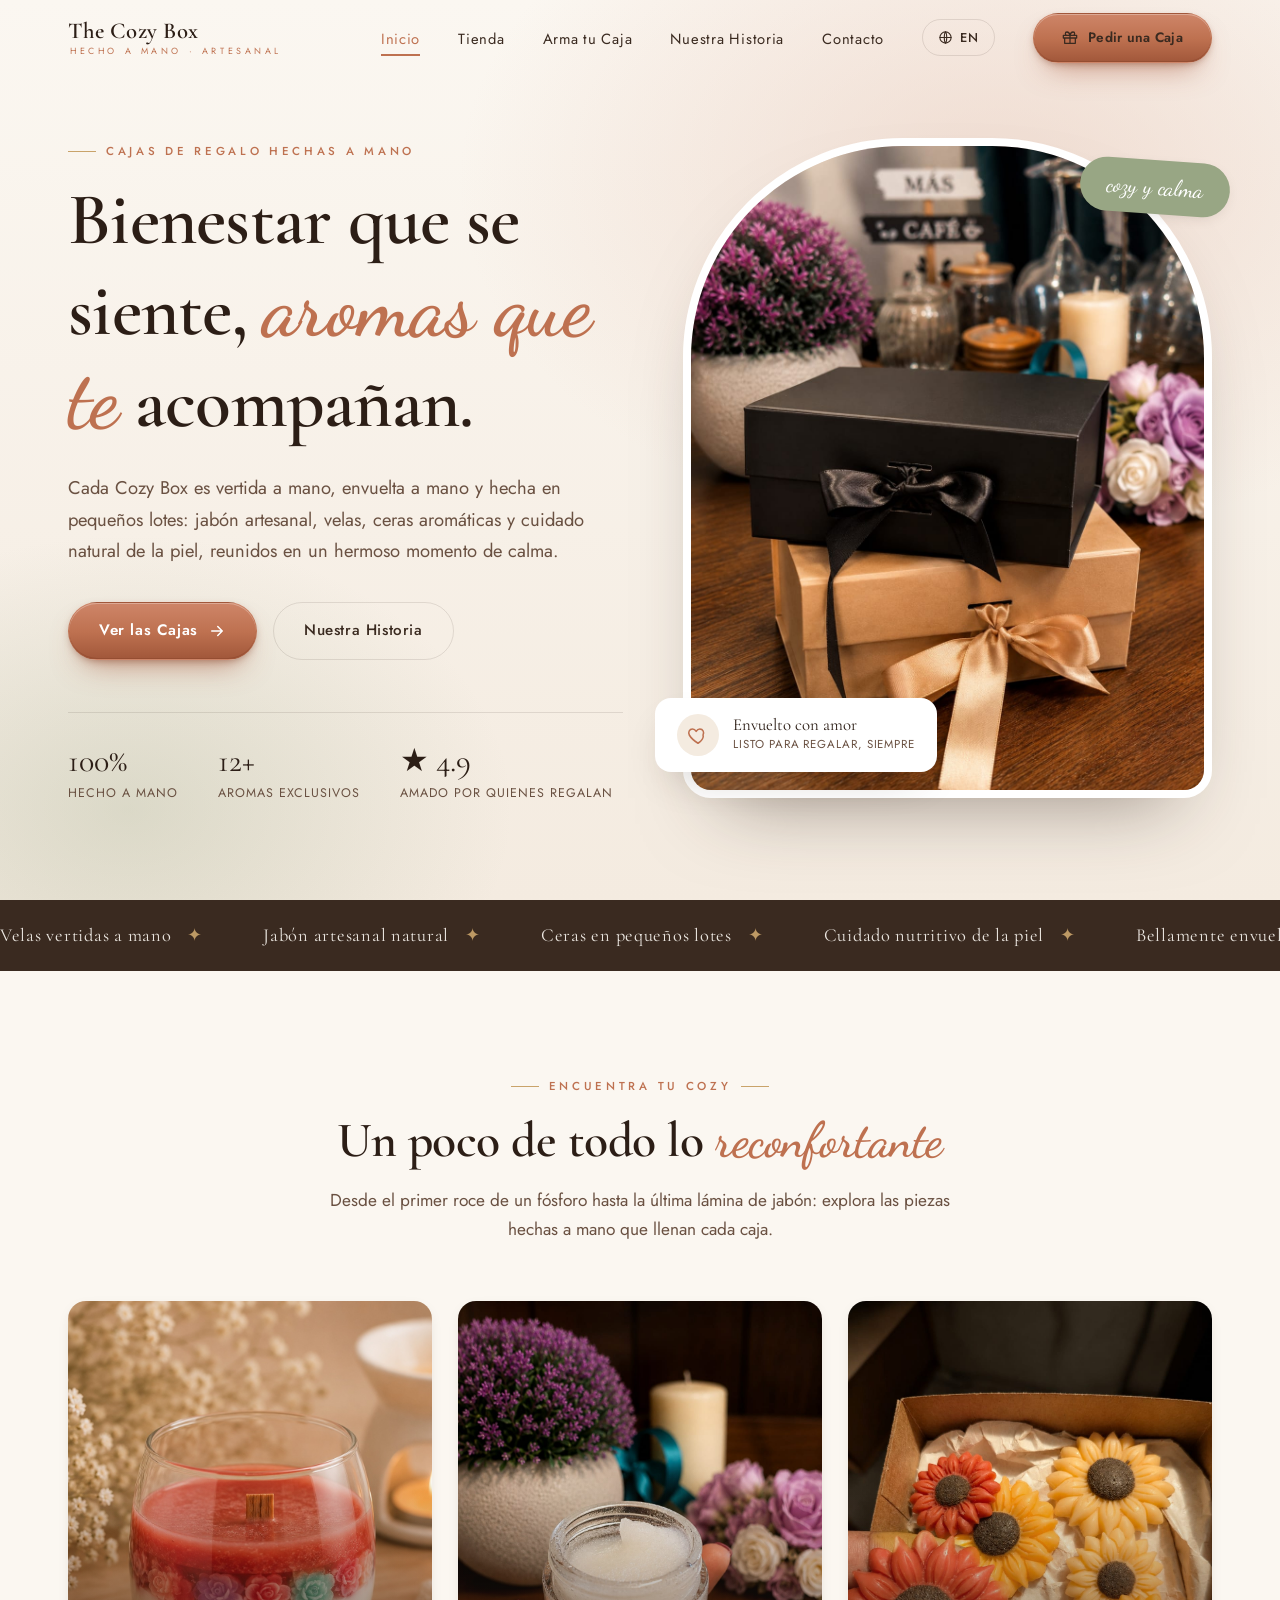
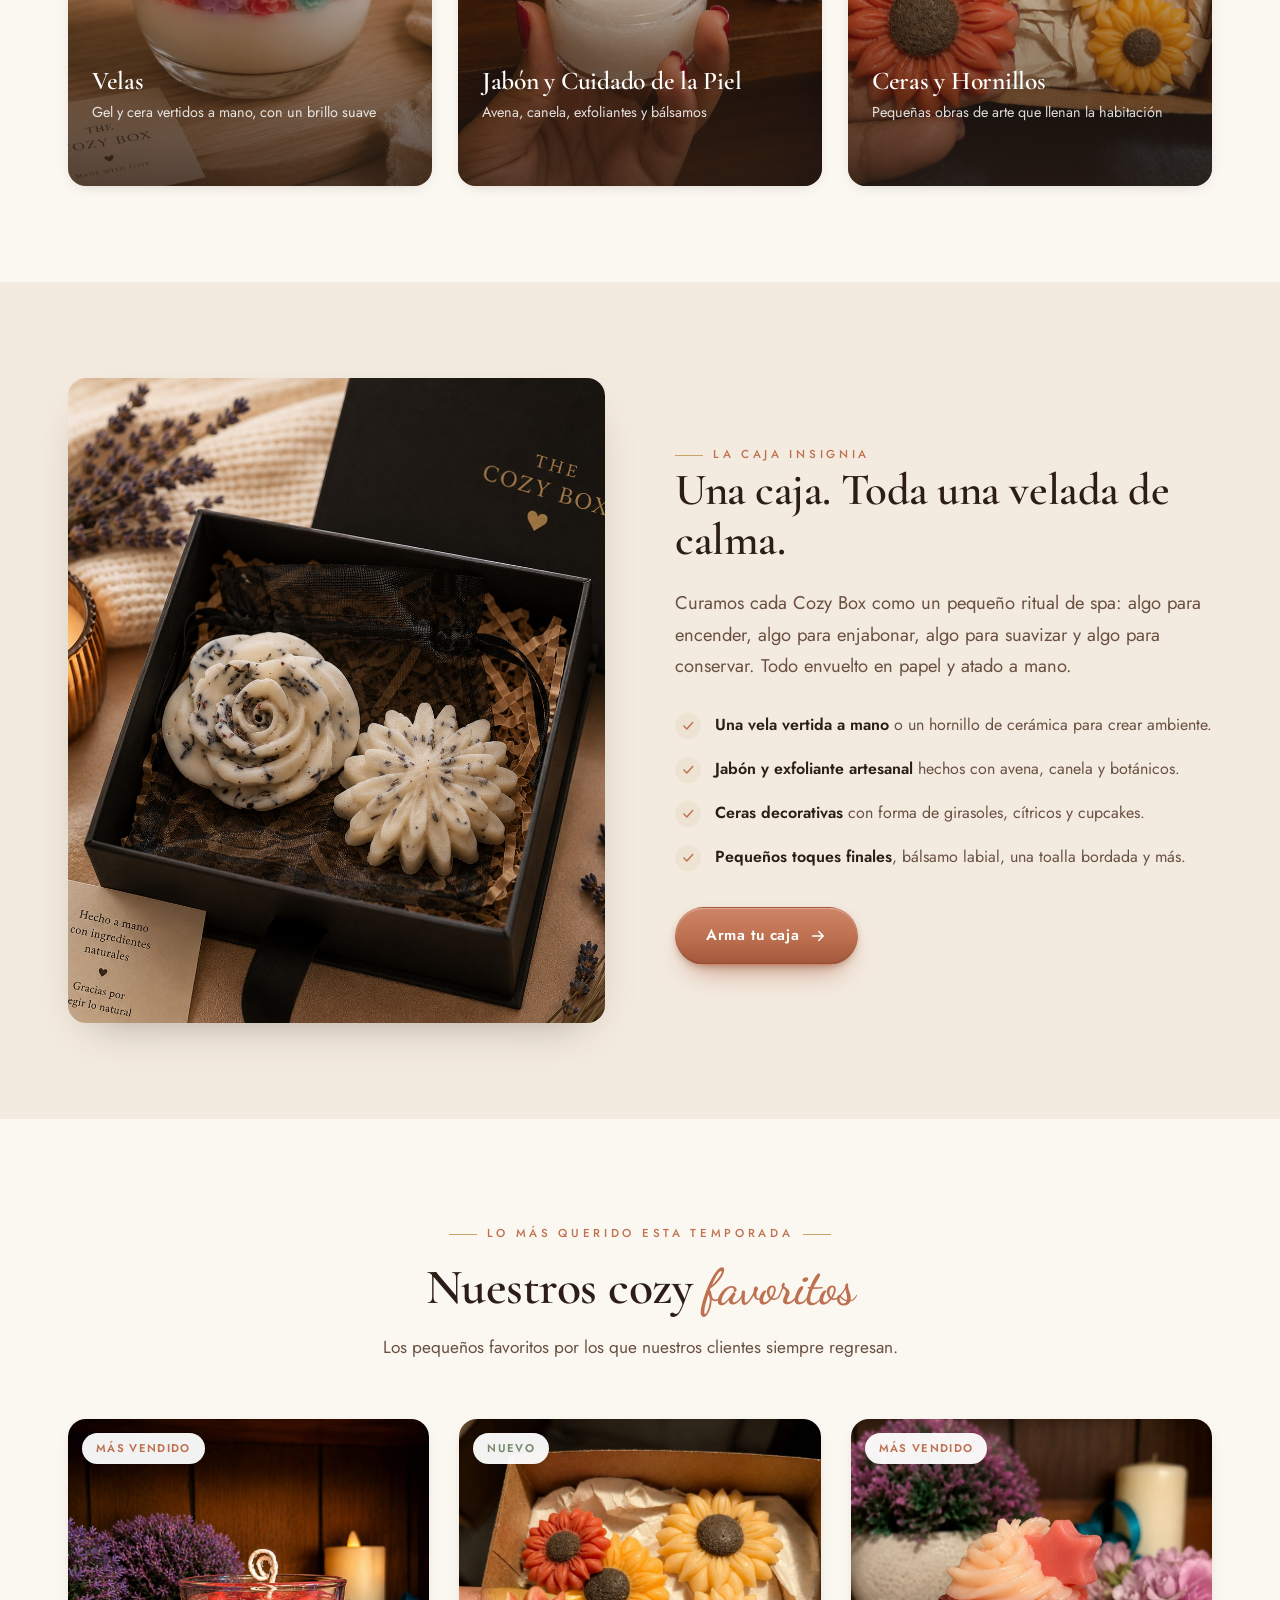
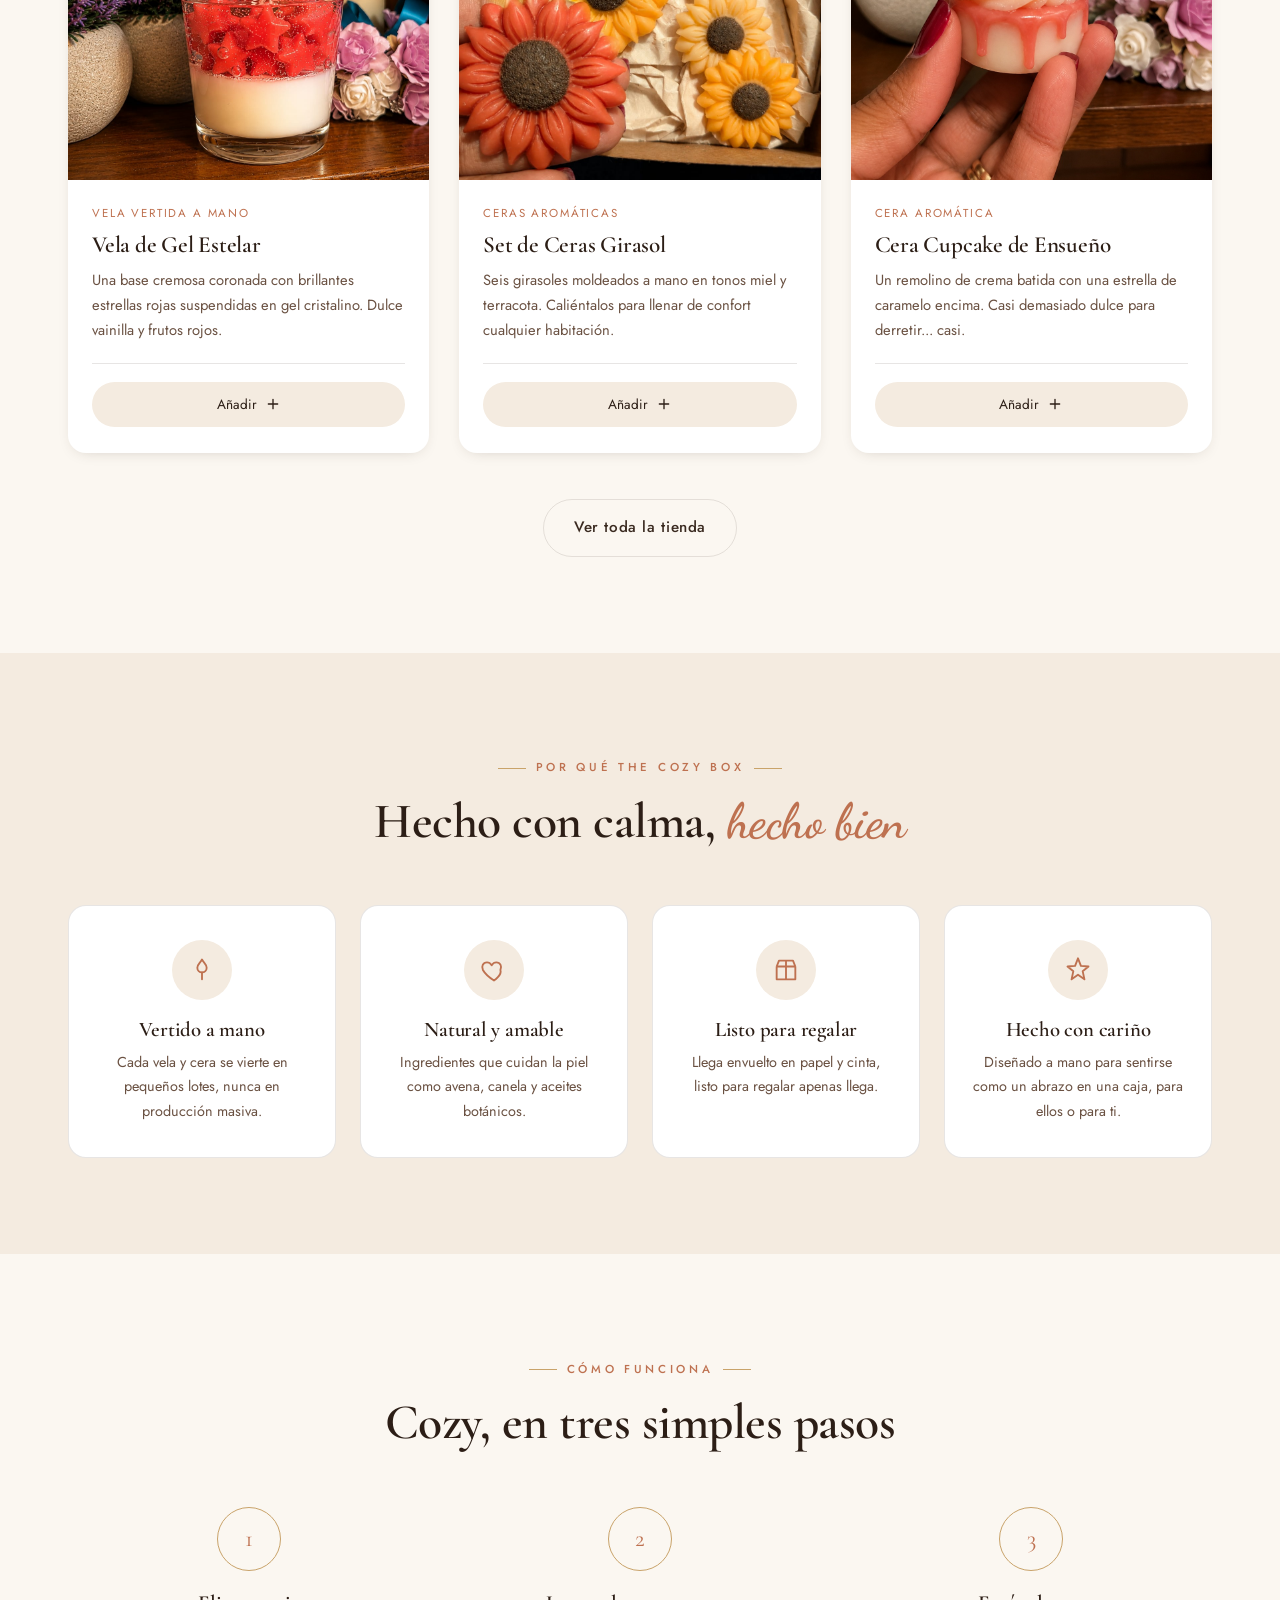
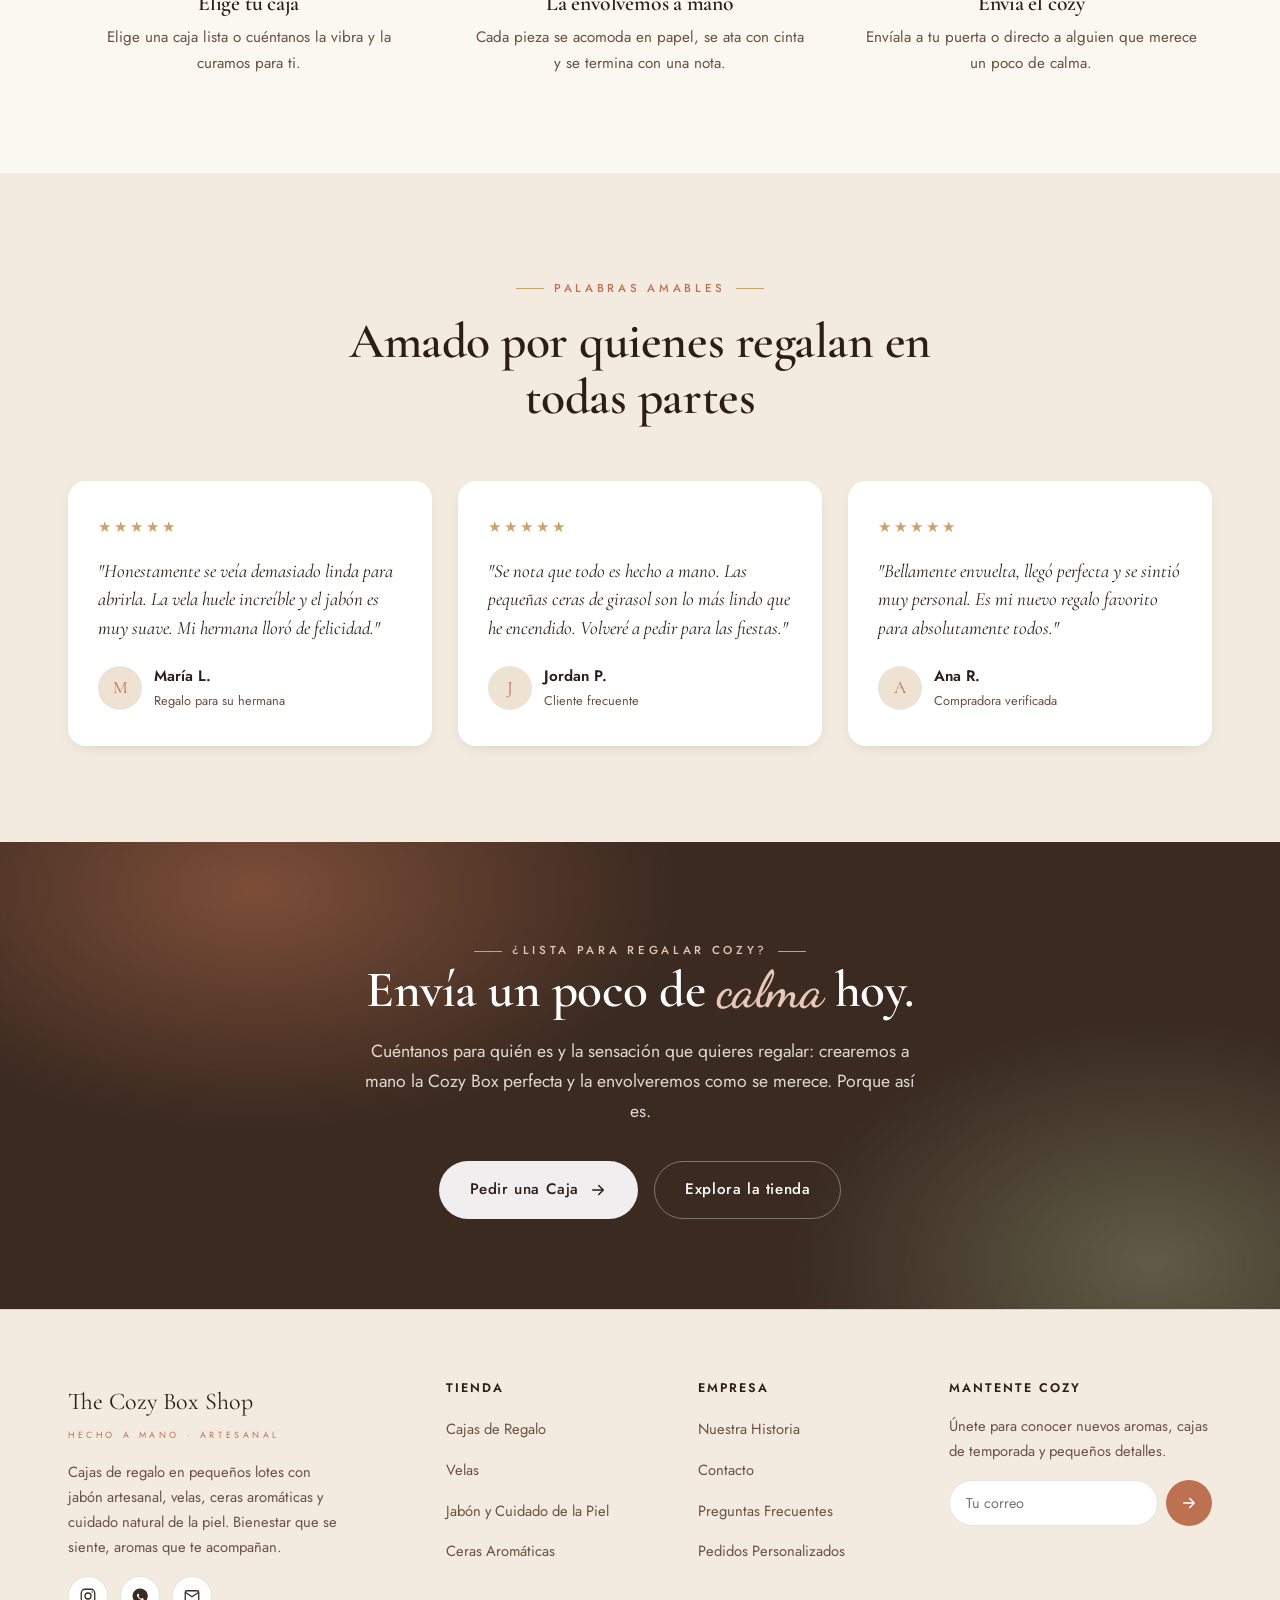
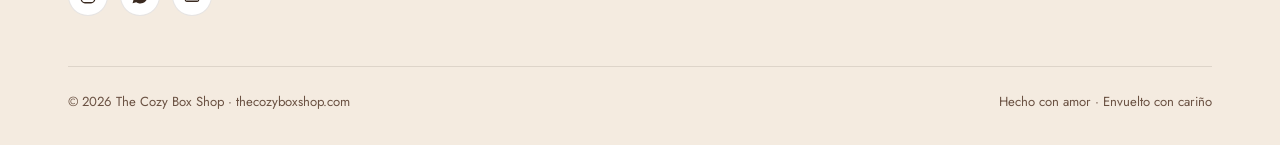
<file: index.html>
<!DOCTYPE html>
<html lang="es">
<head>
<meta charset="UTF-8">
<meta name="viewport" content="width=device-width, initial-scale=1.0">
<title>The Cozy Box Shop, Handcrafted Gift Boxes of Soap, Candles & Calm</title>
<meta name="description" content="Artisanal gift boxes filled with handmade soap, scented candles, wax melts, and natural skincare. Thoughtfully curated, beautifully wrapped, and made to be felt. Ship cozy to someone you love.">
<meta property="og:title" content="The Cozy Box Shop, Handcrafted Gift Boxes">
<meta property="og:description" content="Wellness you can feel, scents that stay with you. Handmade gift boxes of soap, candles & calm.">
<meta property="og:type" content="website">
<meta property="og:url" content="https://thecozyboxshop.com">
<meta property="og:image" content="https://thecozyboxshop.com/assets/images/boxes-duo.jpeg">
<link rel="canonical" href="https://thecozyboxshop.com">
<link rel="icon" href="assets/favicon.svg" type="image/svg+xml">
<link rel="apple-touch-icon" href="assets/favicon.svg">
<link rel="preconnect" href="https://fonts.googleapis.com">
<link rel="preconnect" href="https://fonts.gstatic.com" crossorigin>
<link href="https://fonts.googleapis.com/css2?family=Cormorant+Garamond:ital,wght@0,400;0,500;0,600;0,700;1,400;1,500&family=Dancing+Script:wght@500;600;700&family=Jost:wght@300;400;500;600&display=swap" rel="stylesheet">
<link rel="stylesheet" href="css/style.css">
</head>
<body>

<!-- NAV -->
<nav class="nav" id="nav">
  <div class="container">
    <a href="index.html" class="brand">
      <span class="brand-name">The Cozy Box</span>
      <span class="brand-sub">Handmade · Artesanal</span>
    </a>
    <ul class="nav-links" id="navLinks">
      <li><a href="index.html" class="active">Home</a></li>
      <li><a href="shop.html">Shop</a></li>
      <li><a href="customize.html">Build Your Box</a></li>
      <li><a href="about.html">Our Story</a></li>
      <li><a href="contact.html">Contact</a></li>
      <li><button class="lang-toggle" id="langToggle" aria-label="Switch to English"><svg viewBox="0 0 24 24" fill="none" stroke="currentColor" stroke-width="1.7"><circle cx="12" cy="12" r="9"/><path d="M3 12h18M12 3c2.6 2.7 2.6 15.3 0 18M12 3c-2.6 2.7-2.6 15.3 0 18" stroke-linecap="round"/></svg><span id="langLabel">EN</span></button></li>
      <li><a href="contact.html" class="btn btn-primary nav-cta"><svg viewBox="0 0 24 24" fill="none" stroke="currentColor" stroke-width="1.9"><path d="M20 12v8H4v-8M2 8h20v4H2zM12 20V8M12 8H7.5a2.5 2.5 0 110-5C11 3 12 8 12 8zm0 0h4.5a2.5 2.5 0 100-5C13 3 12 8 12 8z" stroke-linecap="round" stroke-linejoin="round"/></svg>Order a Box</a></li>
    </ul>
    <button class="hamburger" id="hamburger" aria-label="Menu"><span></span><span></span><span></span></button>
  </div>
</nav>

<!-- HERO -->
<header class="hero">
  <div class="container hero-grid">
    <div class="hero-copy reveal">
      <span class="eyebrow">Handcrafted gift boxes</span>
      <h1>Wellness you can feel, <em>scents that stay</em> with you.</h1>
      <p class="lead">Every Cozy Box is hand-poured, hand-wrapped, and made in small batches, artisanal soap, candles, wax melts &amp; natural skincare, gathered into one beautiful moment of calm.</p>
      <div class="hero-actions">
        <a href="shop.html" class="btn btn-primary">Shop the Boxes
          <svg viewBox="0 0 24 24" fill="none" stroke="currentColor" stroke-width="2"><path d="M5 12h14M13 6l6 6-6 6" stroke-linecap="round" stroke-linejoin="round"/></svg>
        </a>
        <a href="about.html" class="btn btn-ghost">Our Story</a>
      </div>
      <div class="hero-stats">
        <div class="stat"><div class="n">100%</div><div class="l">Handmade</div></div>
        <div class="stat"><div class="n">12+</div><div class="l">Signature scents</div></div>
        <div class="stat"><div class="n">★ 4.9</div><div class="l">Loved by gifters</div></div>
      </div>
    </div>
    <div class="hero-art reveal d1">
      <div class="frame"><img src="assets/images/boxes-duo.jpeg" alt="Two hand-wrapped Cozy Boxes with satin ribbon bows, styled with flowers and a candle"></div>
      <span class="hero-tag">cozy &amp; calm</span>
      <div class="hero-badge">
        <span class="ico"><svg viewBox="0 0 24 24" fill="none" stroke="currentColor" stroke-width="1.7"><path d="M12 21s-7-4.5-9.5-9C1 9 2.5 5.5 6 5.5c2 0 3.2 1.2 4 2.5.8-1.3 2-2.5 4-2.5 3.5 0 5 3.5 3.5 6.5C19 16.5 12 21 12 21z" stroke-linejoin="round"/></svg></span>
        <div><div class="t">Wrapped with love</div><div class="s">Gift-ready, every time</div></div>
      </div>
    </div>
  </div>
</header>

<!-- TRUST STRIP -->
<div class="strip">
  <div class="strip-track">
    <span>Hand-poured candles</span><span>Natural artisan soap</span><span>Small-batch wax melts</span>
    <span>Nourishing skincare</span><span>Beautifully gift-wrapped</span>
    <span>Hand-poured candles</span><span>Natural artisan soap</span><span>Small-batch wax melts</span>
    <span>Nourishing skincare</span><span>Beautifully gift-wrapped</span>
  </div>
</div>

<!-- CATEGORIES -->
<section class="section">
  <div class="container">
    <div class="sec-head center reveal">
      <span class="eyebrow center">Find your cozy</span>
      <h2>A little of everything <span class="script">soothing</span></h2>
      <p>From the first scratch of a match to the last sliver of soap, explore the handmade pieces that fill every box.</p>
    </div>
    <div class="cats">
      <a href="shop.html#candles" class="cat reveal">
        <img src="assets/images/candle-rose-garden.jpeg" alt="Wood-wick candle topped with a ring of pastel wax roses">
        <div class="cat-body">
          <h3>Candles</h3>
          <p>Hand-poured gel &amp; wax, lit with a soft glow</p>
          <span class="cat-link">Explore →</span>
        </div>
      </a>
      <a href="shop.html#soap" class="cat reveal d1">
        <img src="assets/images/sugar-scrub-jar.jpeg" alt="A jar of handmade sugar scrub held in hand">
        <div class="cat-body">
          <h3>Soap &amp; Skincare</h3>
          <p>Oatmeal, cinnamon, scrubs &amp; balms</p>
          <span class="cat-link">Explore →</span>
        </div>
      </a>
      <a href="shop.html#melts" class="cat reveal d2">
        <img src="assets/images/waxmelts-sunflower.jpeg" alt="Sunflower-shaped wax melts in a kraft box">
        <div class="cat-body">
          <h3>Wax Melts &amp; Burners</h3>
          <p>Tiny works of art that fill a room</p>
          <span class="cat-link">Explore →</span>
        </div>
      </a>
    </div>
  </div>
</section>

<!-- FEATURE SPLIT -->
<section class="section" style="background:var(--cream-2);">
  <div class="container split">
    <div class="split-media reveal"><img src="assets/images/cozybox-lavender.jpeg" alt="A branded The Cozy Box gift box with lavender wax melts, a candle and dried lavender sprigs"></div>
    <div class="split-copy reveal d1">
      <span class="eyebrow">The signature box</span>
      <h2>One box. A whole evening of calm.</h2>
      <p class="lead">We curate each Cozy Box like a little spa ritual, something to light, something to lather, something to soften, and something to keep. All wrapped in tissue and tied by hand.</p>
      <ul class="tick-list">
        <li><span class="tk"><svg viewBox="0 0 24 24" fill="none" stroke="currentColor" stroke-width="2.5"><path d="M5 12l5 5L20 6" stroke-linecap="round" stroke-linejoin="round"/></svg></span><span><strong>A hand-poured candle</strong> or ceramic wax burner to set the mood.</span></li>
        <li><span class="tk"><svg viewBox="0 0 24 24" fill="none" stroke="currentColor" stroke-width="2.5"><path d="M5 12l5 5L20 6" stroke-linecap="round" stroke-linejoin="round"/></svg></span><span><strong>Artisan soap &amp; scrub</strong> made with oatmeal, cinnamon &amp; botanicals.</span></li>
        <li><span class="tk"><svg viewBox="0 0 24 24" fill="none" stroke="currentColor" stroke-width="2.5"><path d="M5 12l5 5L20 6" stroke-linecap="round" stroke-linejoin="round"/></svg></span><span><strong>Decorative wax melts</strong> shaped like sunflowers, citrus &amp; cupcakes.</span></li>
        <li><span class="tk"><svg viewBox="0 0 24 24" fill="none" stroke="currentColor" stroke-width="2.5"><path d="M5 12l5 5L20 6" stroke-linecap="round" stroke-linejoin="round"/></svg></span><span><strong>Little finishing touches</strong>, lip balm, an embroidered towel &amp; more.</span></li>
      </ul>
      <a href="customize.html" class="btn btn-primary">Build your box
        <svg viewBox="0 0 24 24" fill="none" stroke="currentColor" stroke-width="2"><path d="M5 12h14M13 6l6 6-6 6" stroke-linecap="round" stroke-linejoin="round"/></svg>
      </a>
    </div>
  </div>
</section>

<!-- BESTSELLERS -->
<section class="section">
  <div class="container">
    <div class="sec-head center reveal">
      <span class="eyebrow center">Loved this season</span>
      <h2>Our cozy <span class="script">bestsellers</span></h2>
      <p>The little favorites our customers keep coming back for.</p>
    </div>
    <div class="prod-grid">
      <article class="prod reveal">
        <div class="prod-img"><span class="prod-pill">Bestseller</span><img src="assets/images/candle-stars.jpeg" alt="Layered candle with red star embeds"></div>
        <div class="prod-body">
          <span class="cat-tag">Hand-poured candle</span>
          <h3>Starlight Gel Candle</h3>
          <p>A creamy base topped with shimmering red stars suspended in crystal-clear gel. Sweet vanilla &amp; berry.</p>
          <div class="prod-foot"><a href="contact.html" class="add">Add <svg viewBox="0 0 24 24" fill="none" stroke="currentColor" stroke-width="2"><path d="M12 5v14M5 12h14" stroke-linecap="round"/></svg></a></div>
        </div>
      </article>
      <article class="prod reveal d1">
        <div class="prod-img"><span class="prod-pill sage">New</span><img src="assets/images/waxmelts-sunflower.jpeg" alt="Sunflower wax melts in warm autumn colors"></div>
        <div class="prod-body">
          <span class="cat-tag">Wax melts</span>
          <h3>Sunflower Melt Set</h3>
          <p>Six hand-molded sunflowers in honey &amp; terracotta tones. Warm them to fill any room with comfort.</p>
          <div class="prod-foot"><a href="contact.html" class="add">Add <svg viewBox="0 0 24 24" fill="none" stroke="currentColor" stroke-width="2"><path d="M12 5v14M5 12h14" stroke-linecap="round"/></svg></a></div>
        </div>
      </article>
      <article class="prod reveal d2">
        <div class="prod-img"><span class="prod-pill">Bestseller</span><img src="assets/images/waxmelt-cupcake.jpeg" alt="Cupcake-shaped wax melt with pink drip"></div>
        <div class="prod-body">
          <span class="cat-tag">Wax melt</span>
          <h3>Cupcake Dream Melt</h3>
          <p>A whipped buttercream swirl with a candy star on top. Almost too sweet to melt, almost.</p>
          <div class="prod-foot"><a href="contact.html" class="add">Add <svg viewBox="0 0 24 24" fill="none" stroke="currentColor" stroke-width="2"><path d="M12 5v14M5 12h14" stroke-linecap="round"/></svg></a></div>
        </div>
      </article>
    </div>
    <div class="text-center" style="margin-top:46px;">
      <a href="shop.html" class="btn btn-ghost">View the full shop</a>
    </div>
  </div>
</section>

<!-- WHY / TILES -->
<section class="section" style="background:var(--cream-2);">
  <div class="container">
    <div class="sec-head center reveal">
      <span class="eyebrow center">Why The Cozy Box</span>
      <h2>Made slowly, <span class="script">made well</span></h2>
    </div>
    <div class="tiles">
      <div class="tile reveal">
        <span class="ico"><svg viewBox="0 0 24 24" fill="none" stroke="currentColor" stroke-width="1.6"><path d="M12 3c1.5 3 4 4 4 7a4 4 0 11-8 0c0-3 2.5-4 4-7z" stroke-linejoin="round"/><path d="M12 14v6" stroke-linecap="round"/></svg></span>
        <h3>Hand-poured</h3>
        <p>Every candle and melt is poured in small batches, never mass-produced.</p>
      </div>
      <div class="tile reveal d1">
        <span class="ico"><svg viewBox="0 0 24 24" fill="none" stroke="currentColor" stroke-width="1.6"><path d="M12 21s-7-4.5-9.5-9C1 9 2.5 5.5 6 5.5c2 0 3.2 1.2 4 2.5.8-1.3 2-2.5 4-2.5 3.5 0 5 3.5 3.5 6.5C19 16.5 12 21 12 21z" stroke-linejoin="round"/></svg></span>
        <h3>Natural &amp; kind</h3>
        <p>Skin-loving ingredients like oatmeal, cinnamon &amp; botanical oils.</p>
      </div>
      <div class="tile reveal d2">
        <span class="ico"><svg viewBox="0 0 24 24" fill="none" stroke="currentColor" stroke-width="1.6"><path d="M4 9h16v11H4zM4 9l2-5h12l2 5M12 4v16" stroke-linejoin="round"/></svg></span>
        <h3>Gift-ready</h3>
        <p>Arrives wrapped in tissue &amp; ribbon, ready to give the moment it lands.</p>
      </div>
      <div class="tile reveal d3">
        <span class="ico"><svg viewBox="0 0 24 24" fill="none" stroke="currentColor" stroke-width="1.6"><path d="M12 2l2.5 6.5L21 9l-5 4 1.5 7L12 16l-5.5 4L8 13 3 9l6.5-.5z" stroke-linejoin="round"/></svg></span>
        <h3>Made with care</h3>
        <p>Designed by hand to feel like a hug in a box, for them, or for you.</p>
      </div>
    </div>
  </div>
</section>

<!-- HOW IT WORKS -->
<section class="section">
  <div class="container">
    <div class="sec-head center reveal">
      <span class="eyebrow center">How it works</span>
      <h2>Cozy, in three easy steps</h2>
    </div>
    <div class="steps">
      <div class="step reveal"><div class="num">1</div><h3>Choose your box</h3><p>Pick a ready-made box or tell us the vibe and we'll curate it for you.</p></div>
      <div class="step reveal d1"><div class="num">2</div><h3>We hand-wrap it</h3><p>Each piece is nestled in tissue, tied with ribbon, and finished with a note.</p></div>
      <div class="step reveal d2"><div class="num">3</div><h3>Send the cozy</h3><p>Ship it to your door or straight to someone who deserves a little calm.</p></div>
    </div>
  </div>
</section>

<!-- TESTIMONIALS -->
<section class="section" style="background:var(--cream-2);">
  <div class="container">
    <div class="sec-head center reveal">
      <span class="eyebrow center">Kind words</span>
      <h2>Loved by gifters everywhere</h2>
    </div>
    <div class="quotes">
      <div class="quote reveal">
        <div class="stars">★★★★★</div>
        <p>"It honestly looked too pretty to open. The candle smells incredible and the soap is so gentle. My sister cried happy tears."</p>
        <div class="who"><span class="av">M</span><div><div class="nm">María L.</div><div class="rl">Gifted to her sister</div></div></div>
      </div>
      <div class="quote reveal d1">
        <div class="stars">★★★★★</div>
        <p>"You can tell everything is handmade. The little sunflower melts are the cutest thing I've ever burned. Ordering again for the holidays."</p>
        <div class="who"><span class="av">J</span><div><div class="nm">Jordan P.</div><div class="rl">Repeat customer</div></div></div>
      </div>
      <div class="quote reveal d2">
        <div class="stars">★★★★★</div>
        <p>"Beautifully wrapped, arrived perfectly, and felt so personal. This is my new go-to gift for absolutely everyone."</p>
        <div class="who"><span class="av">A</span><div><div class="nm">Ana R.</div><div class="rl">Verified buyer</div></div></div>
      </div>
    </div>
  </div>
</section>

<!-- CTA BAND -->
<section class="cta-band">
  <div class="container">
    <span class="eyebrow center" style="color:var(--blush);">Ready to gift cozy?</span>
    <h2>Send a little <em>calm</em> today.</h2>
    <p>Tell us who it's for and the feeling you want to give, we'll handcraft the perfect Cozy Box and wrap it like it matters. Because it does.</p>
    <div class="hero-actions">
      <a href="contact.html" class="btn btn-light">Order a Box
        <svg viewBox="0 0 24 24" fill="none" stroke="currentColor" stroke-width="2"><path d="M5 12h14M13 6l6 6-6 6" stroke-linecap="round" stroke-linejoin="round"/></svg>
      </a>
      <a href="shop.html" class="btn btn-ghost" style="color:#fff;border-color:rgba(255,255,255,.35);">Browse the shop</a>
    </div>
  </div>
</section>

<!-- FOOTER -->
<footer class="footer">
  <div class="container">
    <div class="footer-grid">
      <div>
        <div class="brand-name">The Cozy Box Shop</div>
        <div class="brand-sub">Handmade · Artesanal</div>
        <p>Small-batch gift boxes of handmade soap, candles, wax melts &amp; natural skincare. Wellness you can feel, scents that stay with you.</p>
        <div class="socials">
          <a href="https://instagram.com" aria-label="Instagram" target="_blank" rel="noopener"><svg viewBox="0 0 24 24" fill="none" stroke="currentColor" stroke-width="1.7"><rect x="3" y="3" width="18" height="18" rx="5"/><circle cx="12" cy="12" r="4"/><circle cx="17.5" cy="6.5" r="1" fill="currentColor" stroke="none"/></svg></a>
          <a href="https://wa.me/18298127667" aria-label="WhatsApp" target="_blank" rel="noopener"><svg viewBox="0 0 24 24" fill="currentColor"><path d="M12 2a10 10 0 00-8.6 15l-1.3 4.7 4.8-1.3A10 10 0 1012 2zm5.3 14.2c-.2.6-1.2 1.2-1.7 1.2-.4 0-1 .2-3.2-.8s-3.5-3.2-3.6-3.3c-.1-.2-.9-1.2-.9-2.3s.6-1.6.8-1.8c.2-.2.4-.3.6-.3h.4c.2 0 .4 0 .6.5l.7 1.7c.1.2.1.4 0 .5l-.3.5-.3.3c-.1.1-.3.3-.1.5s.6 1 1.3 1.6c.9.8 1.6 1 1.8 1.1.2.1.4.1.5-.1l.6-.7c.2-.2.3-.2.5-.1l1.6.8c.2.1.4.2.4.3.1.1.1.5-.1 1z"/></svg></a>
          <a href="mailto:marinaedithdiaz1991@hotmail.com" aria-label="Email"><svg viewBox="0 0 24 24" fill="none" stroke="currentColor" stroke-width="1.7"><rect x="3" y="5" width="18" height="14" rx="2"/><path d="M3 7l9 6 9-6"/></svg></a>
        </div>
      </div>
      <div>
        <h4>Shop</h4>
        <ul>
          <li><a href="shop.html">Gift Boxes</a></li>
          <li><a href="shop.html#candles">Candles</a></li>
          <li><a href="shop.html#soap">Soap &amp; Skincare</a></li>
          <li><a href="shop.html#melts">Wax Melts</a></li>
        </ul>
      </div>
      <div>
        <h4>Company</h4>
        <ul>
          <li><a href="about.html">Our Story</a></li>
          <li><a href="contact.html">Contact</a></li>
          <li><a href="contact.html#faq">FAQ</a></li>
          <li><a href="shop.html">Custom Orders</a></li>
        </ul>
      </div>
      <div>
        <h4>Stay cozy</h4>
        <p style="margin-bottom:4px;">Join for new scents, seasonal boxes &amp; little treats.</p>
        <form class="nl-form">
          <input type="email" placeholder="Your email" required aria-label="Email">
          <button type="submit" aria-label="Subscribe"><svg viewBox="0 0 24 24" fill="none" stroke="currentColor" stroke-width="2"><path d="M5 12h14M13 6l6 6-6 6" stroke-linecap="round" stroke-linejoin="round"/></svg></button>
        </form>
      </div>
    </div>
    <div class="foot-note">
      <span>© <span id="year">2026</span> The Cozy Box Shop · thecozyboxshop.com</span>
      <span>Handmade with love · Wrapped with care</span>
    </div>
  </div>
</footer>

<script src="js/main.js"></script>
<script src="js/i18n.js"></script>
</body>
</html>
</file>
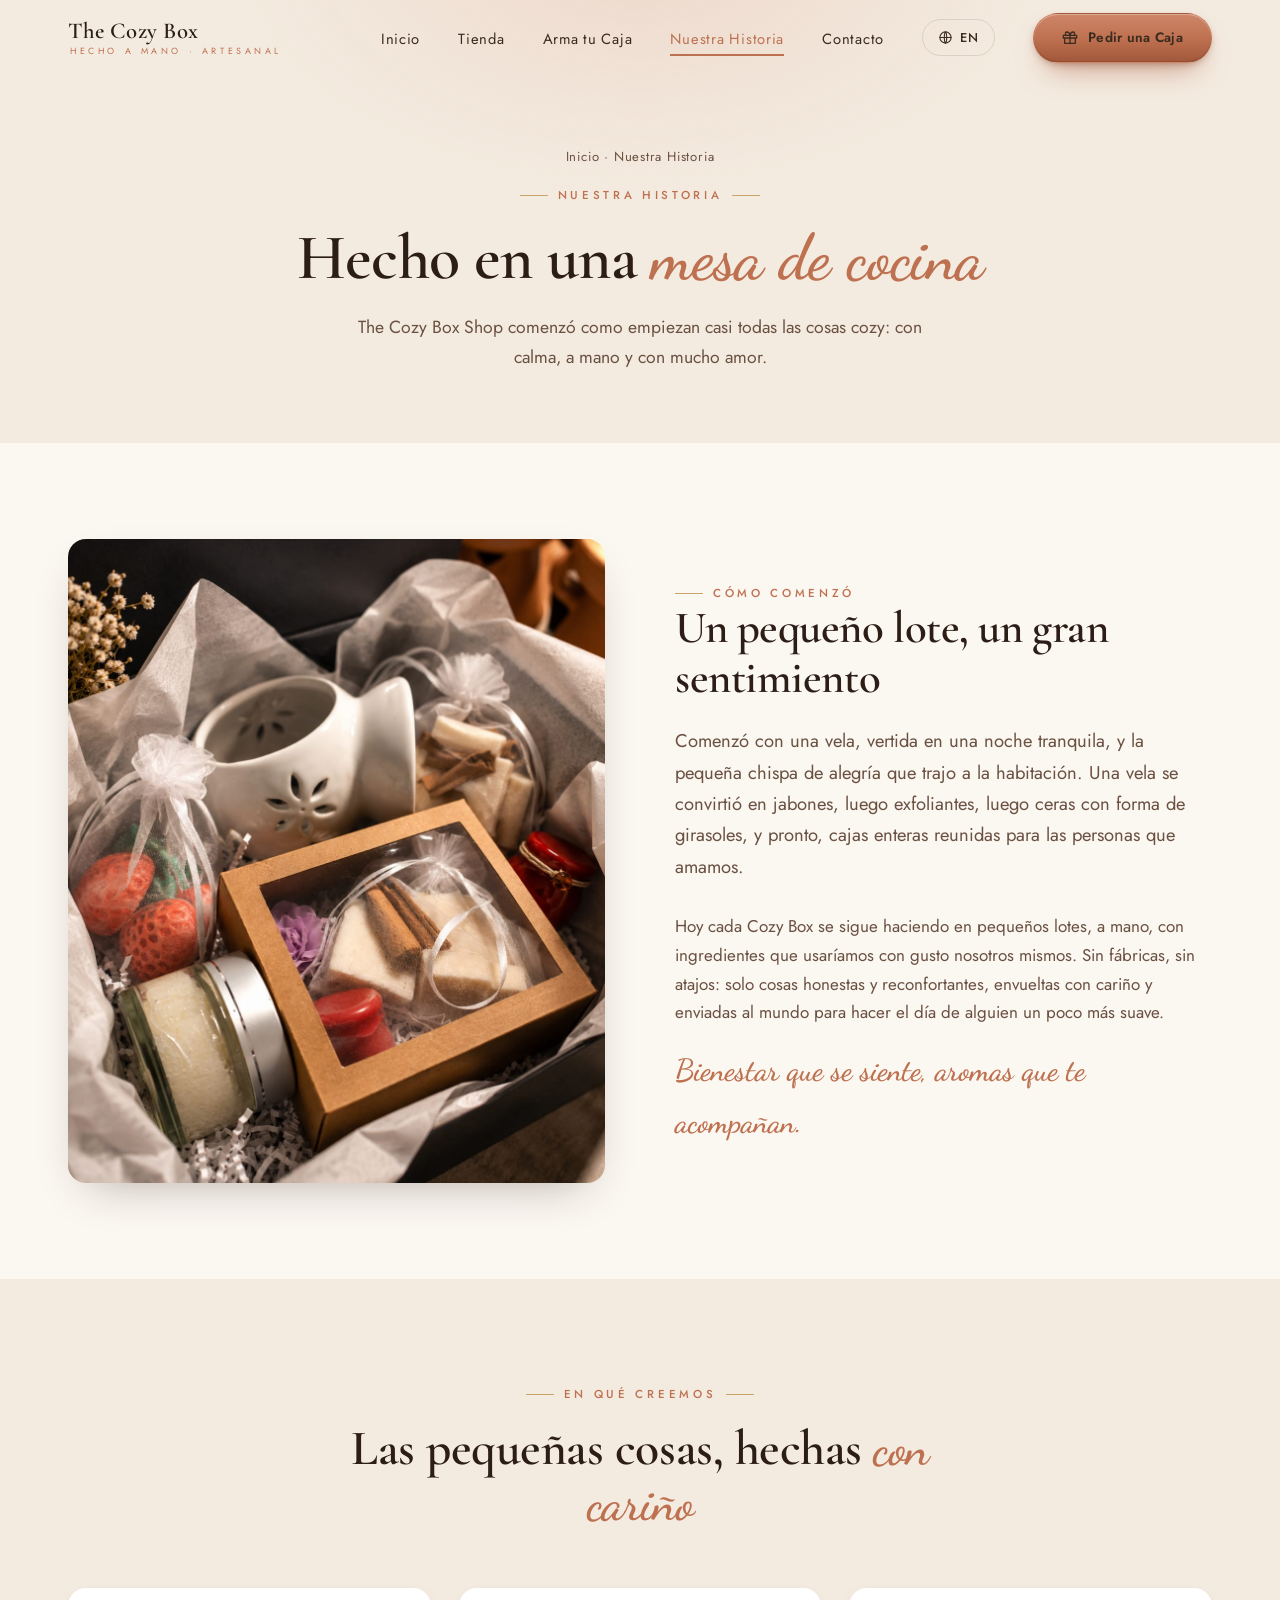
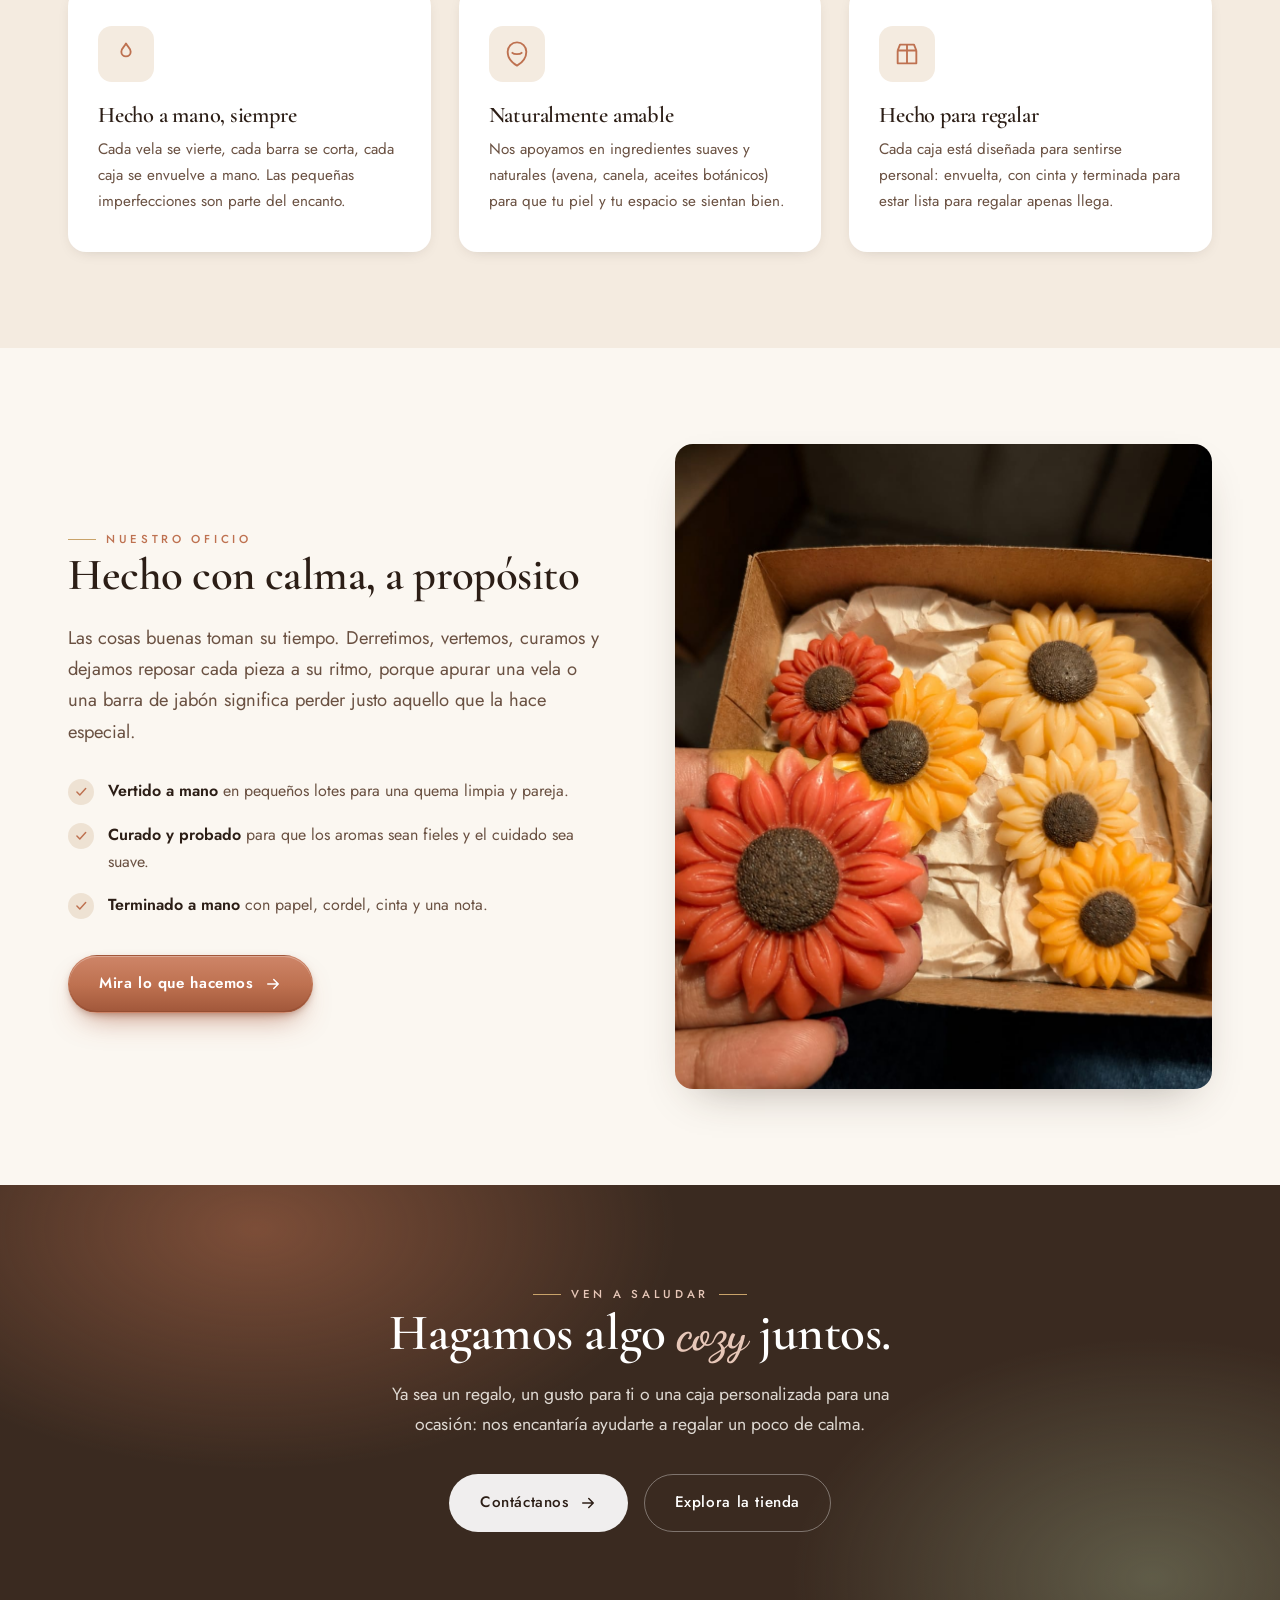
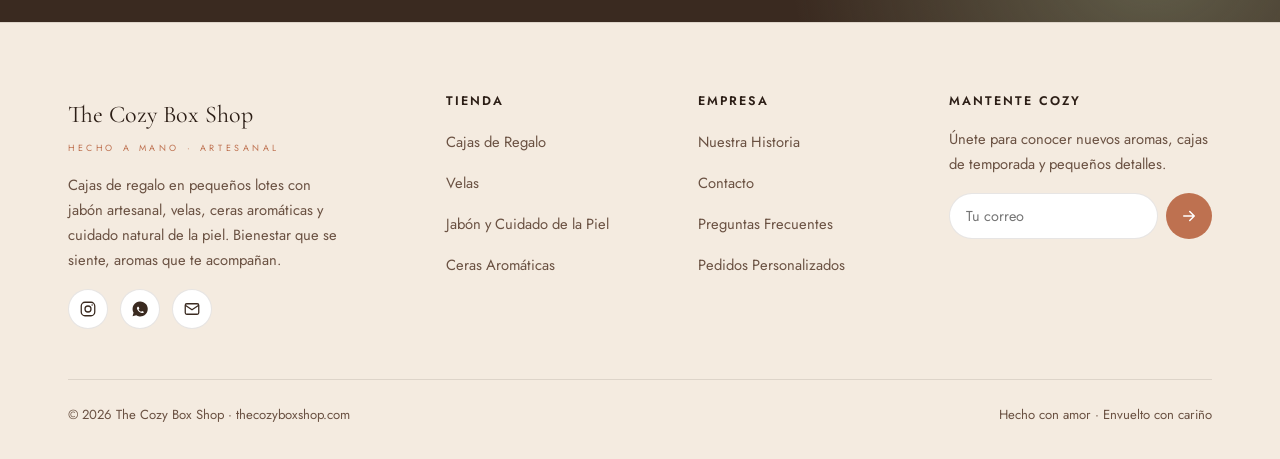
<file: about.html>
<!DOCTYPE html>
<html lang="es">
<head>
<meta charset="UTF-8">
<meta name="viewport" content="width=device-width, initial-scale=1.0">
<title>Our Story, The Cozy Box Shop | Handmade with Love</title>
<meta name="description" content="The Cozy Box Shop began at a kitchen table, pouring candles and cutting soap by hand. Learn the story behind our small-batch, artisanal gift boxes.">
<link rel="canonical" href="https://thecozyboxshop.com/about">
<link rel="icon" href="assets/favicon.svg" type="image/svg+xml">
<link rel="apple-touch-icon" href="assets/favicon.svg">
<link rel="preconnect" href="https://fonts.googleapis.com">
<link rel="preconnect" href="https://fonts.gstatic.com" crossorigin>
<link href="https://fonts.googleapis.com/css2?family=Cormorant+Garamond:ital,wght@0,400;0,500;0,600;0,700;1,400;1,500&family=Dancing+Script:wght@500;600;700&family=Jost:wght@300;400;500;600&display=swap" rel="stylesheet">
<link rel="stylesheet" href="css/style.css">
</head>
<body>

<!-- NAV -->
<nav class="nav" id="nav">
  <div class="container">
    <a href="index.html" class="brand">
      <span class="brand-name">The Cozy Box</span>
      <span class="brand-sub">Handmade · Artesanal</span>
    </a>
    <ul class="nav-links" id="navLinks">
      <li><a href="index.html">Home</a></li>
      <li><a href="shop.html">Shop</a></li>
      <li><a href="customize.html">Build Your Box</a></li>
      <li><a href="about.html" class="active">Our Story</a></li>
      <li><a href="contact.html">Contact</a></li>
      <li><button class="lang-toggle" id="langToggle" aria-label="Switch to English"><svg viewBox="0 0 24 24" fill="none" stroke="currentColor" stroke-width="1.7"><circle cx="12" cy="12" r="9"/><path d="M3 12h18M12 3c2.6 2.7 2.6 15.3 0 18M12 3c-2.6 2.7-2.6 15.3 0 18" stroke-linecap="round"/></svg><span id="langLabel">EN</span></button></li>
      <li><a href="contact.html" class="btn btn-primary nav-cta"><svg viewBox="0 0 24 24" fill="none" stroke="currentColor" stroke-width="1.9"><path d="M20 12v8H4v-8M2 8h20v4H2zM12 20V8M12 8H7.5a2.5 2.5 0 110-5C11 3 12 8 12 8zm0 0h4.5a2.5 2.5 0 100-5C13 3 12 8 12 8z" stroke-linecap="round" stroke-linejoin="round"/></svg>Order a Box</a></li>
    </ul>
    <button class="hamburger" id="hamburger" aria-label="Menu"><span></span><span></span><span></span></button>
  </div>
</nav>

<!-- PAGE HERO -->
<section class="page-hero">
  <div class="container">
    <div class="crumbs"><a href="index.html">Home</a> · Our Story</div>
    <span class="eyebrow center">Our story</span>
    <h1>Made at a <em>kitchen table</em></h1>
    <p>The Cozy Box Shop started the way most cozy things do, slowly, by hand, and with a lot of love.</p>
  </div>
</section>

<!-- STORY SPLIT -->
<section class="section">
  <div class="container split">
    <div class="split-media reveal"><img src="assets/images/giftbox-deluxe.jpeg" alt="A handmade Cozy Box being arranged"></div>
    <div class="split-copy reveal d1">
      <span class="eyebrow">How it began</span>
      <h2>A small batch, a big feeling</h2>
      <p class="lead">It began with one candle, poured on a quiet evening, and the little spark of joy it brought to the room. One candle became soaps, then scrubs, then wax melts shaped like sunflowers, and soon, whole boxes gathered for the people we love.</p>
      <p style="color:var(--brown-soft);">Today every Cozy Box is still made in small batches, by hand, with ingredients we'd happily use ourselves. No factories, no shortcuts, just honest, comforting things, wrapped with care and sent out into the world to make someone's day a little softer.</p>
      <p class="script" style="font-size:1.9rem;margin-top:18px;">Bienestar que se siente, aromas que te acompañan.</p>
    </div>
  </div>
</section>

<!-- VALUES -->
<section class="section" style="background:var(--cream-2);">
  <div class="container">
    <div class="sec-head center reveal">
      <span class="eyebrow center">What we believe</span>
      <h2>The little things, done <span class="script">with care</span></h2>
    </div>
    <div class="about-values">
      <div class="value reveal">
        <span class="ico"><svg viewBox="0 0 24 24" fill="none" stroke="currentColor" stroke-width="1.6"><path d="M12 3c1.5 3 4 4 4 7a4 4 0 11-8 0c0-3 2.5-4 4-7z" stroke-linejoin="round"/></svg></span>
        <h3>Handmade, always</h3>
        <p>Every candle is poured, every bar is cut, every box is wrapped by hand. Small imperfections are part of the charm.</p>
      </div>
      <div class="value reveal d1">
        <span class="ico"><svg viewBox="0 0 24 24" fill="none" stroke="currentColor" stroke-width="1.6"><path d="M12 22c5-3 8-7 8-12a8 8 0 10-16 0c0 5 3 9 8 12z" stroke-linejoin="round"/><path d="M8 11c1.5 1.5 6.5 1.5 8 0" stroke-linecap="round"/></svg></span>
        <h3>Naturally kind</h3>
        <p>We lean on gentle, natural ingredients, oatmeal, cinnamon, botanical oils, so your skin and your space feel good.</p>
      </div>
      <div class="value reveal d2">
        <span class="ico"><svg viewBox="0 0 24 24" fill="none" stroke="currentColor" stroke-width="1.6"><path d="M4 9h16v11H4zM4 9l2-5h12l2 5M12 4v16" stroke-linejoin="round"/></svg></span>
        <h3>Made to be given</h3>
        <p>Each box is designed to feel personal, wrapped, ribboned and finished so it's ready to gift the moment it arrives.</p>
      </div>
    </div>
  </div>
</section>

<!-- PROCESS SPLIT -->
<section class="section">
  <div class="container split rev">
    <div class="split-media reveal"><img src="assets/images/waxmelts-sunflower.jpeg" alt="Hand-molded sunflower wax melts in a box"></div>
    <div class="split-copy reveal d1">
      <span class="eyebrow">Our craft</span>
      <h2>Slow made, on purpose</h2>
      <p class="lead">Good things take a little time. We melt, pour, cure and set every piece at its own pace, because rushing a candle or a bar of soap means losing the very thing that makes it special.</p>
      <ul class="tick-list">
        <li><span class="tk"><svg viewBox="0 0 24 24" fill="none" stroke="currentColor" stroke-width="2.5"><path d="M5 12l5 5L20 6" stroke-linecap="round" stroke-linejoin="round"/></svg></span><span><strong>Hand-poured</strong> in small batches for a clean, even burn.</span></li>
        <li><span class="tk"><svg viewBox="0 0 24 24" fill="none" stroke="currentColor" stroke-width="2.5"><path d="M5 12l5 5L20 6" stroke-linecap="round" stroke-linejoin="round"/></svg></span><span><strong>Cured &amp; tested</strong> so scents are true and skincare is gentle.</span></li>
        <li><span class="tk"><svg viewBox="0 0 24 24" fill="none" stroke="currentColor" stroke-width="2.5"><path d="M5 12l5 5L20 6" stroke-linecap="round" stroke-linejoin="round"/></svg></span><span><strong>Hand-finished</strong> with tissue, twine, ribbon &amp; a note.</span></li>
      </ul>
      <a href="shop.html" class="btn btn-primary">See what we make
        <svg viewBox="0 0 24 24" fill="none" stroke="currentColor" stroke-width="2"><path d="M5 12h14M13 6l6 6-6 6" stroke-linecap="round" stroke-linejoin="round"/></svg>
      </a>
    </div>
  </div>
</section>

<!-- CTA BAND -->
<section class="cta-band">
  <div class="container">
    <span class="eyebrow center" style="color:var(--blush);">Come say hello</span>
    <h2>Let's make something <em>cozy</em> together.</h2>
    <p>Whether it's a gift, a treat for yourself, or a custom box for an occasion, we'd love to help you give a little calm.</p>
    <div class="hero-actions">
      <a href="contact.html" class="btn btn-light">Get in touch
        <svg viewBox="0 0 24 24" fill="none" stroke="currentColor" stroke-width="2"><path d="M5 12h14M13 6l6 6-6 6" stroke-linecap="round" stroke-linejoin="round"/></svg>
      </a>
      <a href="shop.html" class="btn btn-ghost" style="color:#fff;border-color:rgba(255,255,255,.35);">Browse the shop</a>
    </div>
  </div>
</section>

<!-- FOOTER -->
<footer class="footer">
  <div class="container">
    <div class="footer-grid">
      <div>
        <div class="brand-name">The Cozy Box Shop</div>
        <div class="brand-sub">Handmade · Artesanal</div>
        <p>Small-batch gift boxes of handmade soap, candles, wax melts &amp; natural skincare. Wellness you can feel, scents that stay with you.</p>
        <div class="socials">
          <a href="https://instagram.com" aria-label="Instagram" target="_blank" rel="noopener"><svg viewBox="0 0 24 24" fill="none" stroke="currentColor" stroke-width="1.7"><rect x="3" y="3" width="18" height="18" rx="5"/><circle cx="12" cy="12" r="4"/><circle cx="17.5" cy="6.5" r="1" fill="currentColor" stroke="none"/></svg></a>
          <a href="https://wa.me/18298127667" aria-label="WhatsApp" target="_blank" rel="noopener"><svg viewBox="0 0 24 24" fill="currentColor"><path d="M12 2a10 10 0 00-8.6 15l-1.3 4.7 4.8-1.3A10 10 0 1012 2zm5.3 14.2c-.2.6-1.2 1.2-1.7 1.2-.4 0-1 .2-3.2-.8s-3.5-3.2-3.6-3.3c-.1-.2-.9-1.2-.9-2.3s.6-1.6.8-1.8c.2-.2.4-.3.6-.3h.4c.2 0 .4 0 .6.5l.7 1.7c.1.2.1.4 0 .5l-.3.5-.3.3c-.1.1-.3.3-.1.5s.6 1 1.3 1.6c.9.8 1.6 1 1.8 1.1.2.1.4.1.5-.1l.6-.7c.2-.2.3-.2.5-.1l1.6.8c.2.1.4.2.4.3.1.1.1.5-.1 1z"/></svg></a>
          <a href="mailto:marinaedithdiaz1991@hotmail.com" aria-label="Email"><svg viewBox="0 0 24 24" fill="none" stroke="currentColor" stroke-width="1.7"><rect x="3" y="5" width="18" height="14" rx="2"/><path d="M3 7l9 6 9-6"/></svg></a>
        </div>
      </div>
      <div>
        <h4>Shop</h4>
        <ul>
          <li><a href="shop.html">Gift Boxes</a></li>
          <li><a href="shop.html#candles">Candles</a></li>
          <li><a href="shop.html#soap">Soap &amp; Skincare</a></li>
          <li><a href="shop.html#melts">Wax Melts</a></li>
        </ul>
      </div>
      <div>
        <h4>Company</h4>
        <ul>
          <li><a href="about.html">Our Story</a></li>
          <li><a href="contact.html">Contact</a></li>
          <li><a href="contact.html#faq">FAQ</a></li>
          <li><a href="shop.html">Custom Orders</a></li>
        </ul>
      </div>
      <div>
        <h4>Stay cozy</h4>
        <p style="margin-bottom:4px;">Join for new scents, seasonal boxes &amp; little treats.</p>
        <form class="nl-form">
          <input type="email" placeholder="Your email" required aria-label="Email">
          <button type="submit" aria-label="Subscribe"><svg viewBox="0 0 24 24" fill="none" stroke="currentColor" stroke-width="2"><path d="M5 12h14M13 6l6 6-6 6" stroke-linecap="round" stroke-linejoin="round"/></svg></button>
        </form>
      </div>
    </div>
    <div class="foot-note">
      <span>© <span id="year">2026</span> The Cozy Box Shop · thecozyboxshop.com</span>
      <span>Handmade with love · Wrapped with care</span>
    </div>
  </div>
</footer>

<script src="js/main.js"></script>
<script src="js/i18n.js"></script>
</body>
</html>
</file>
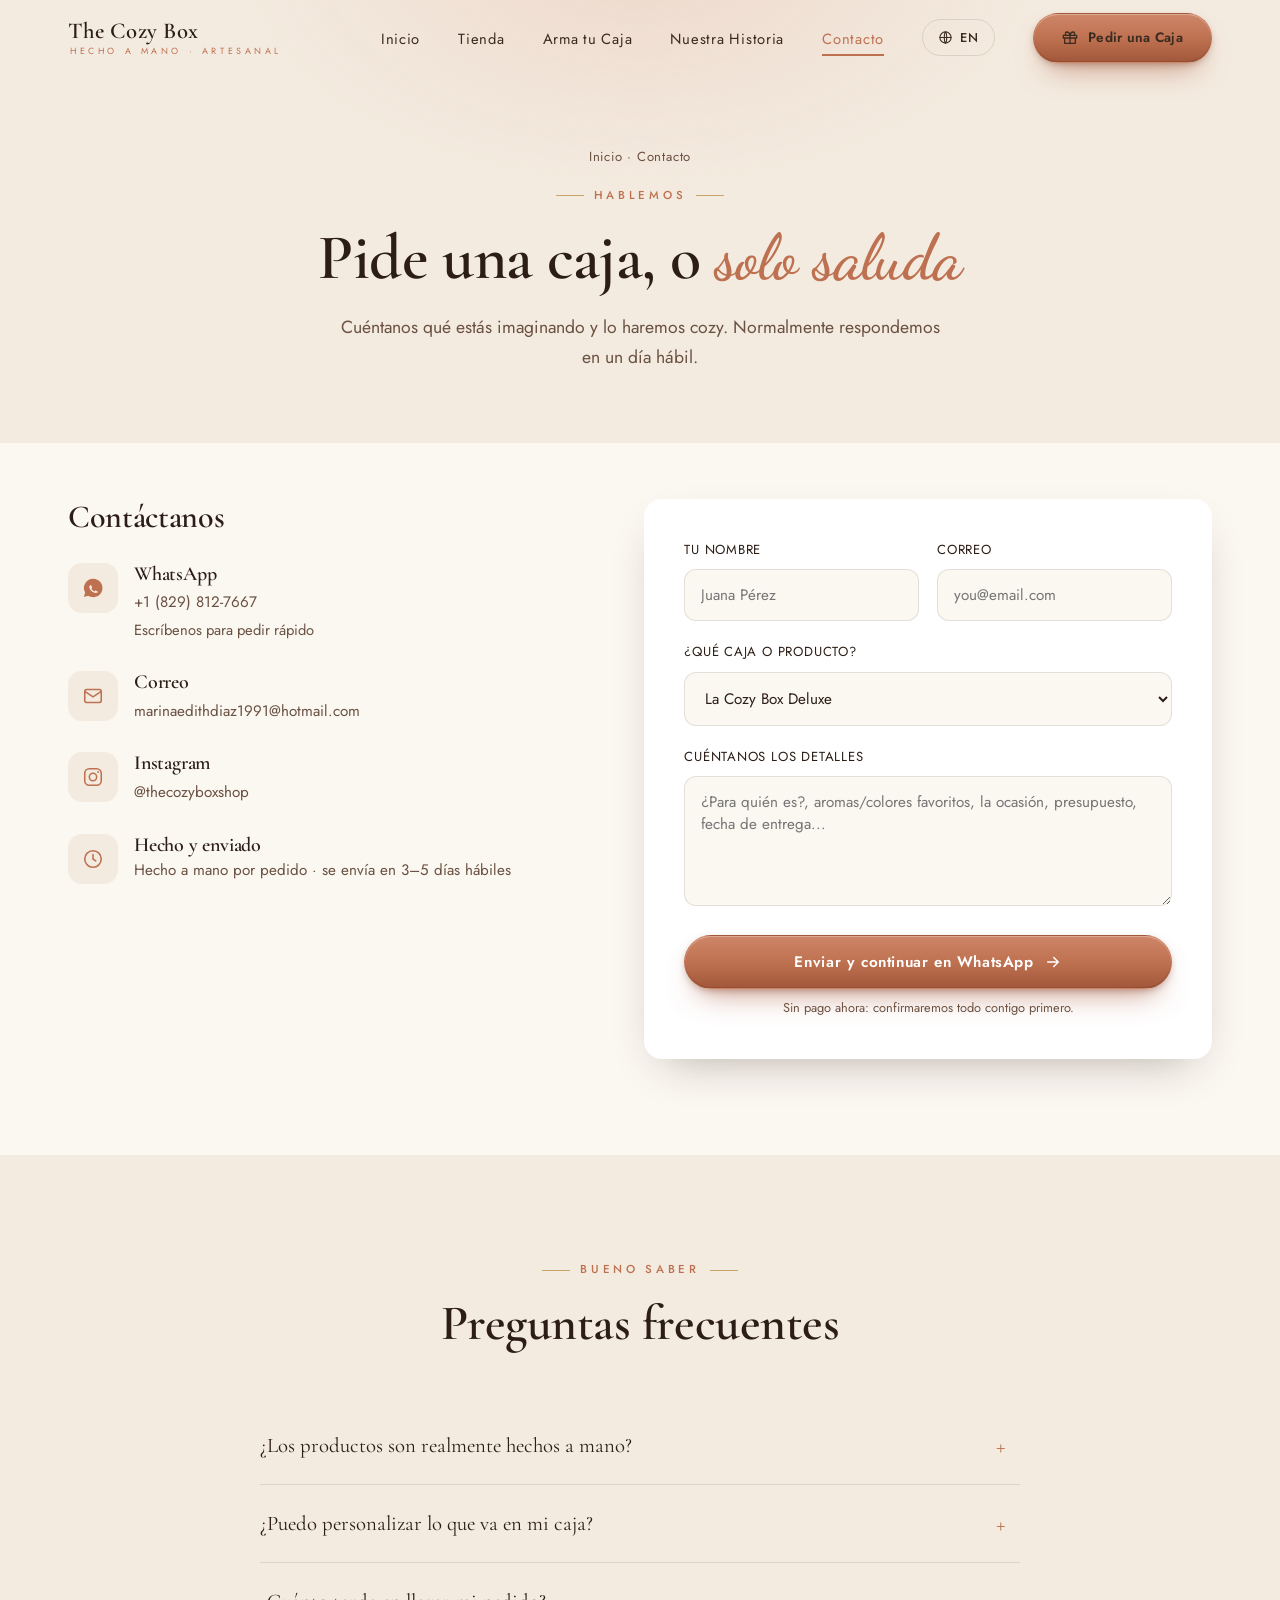
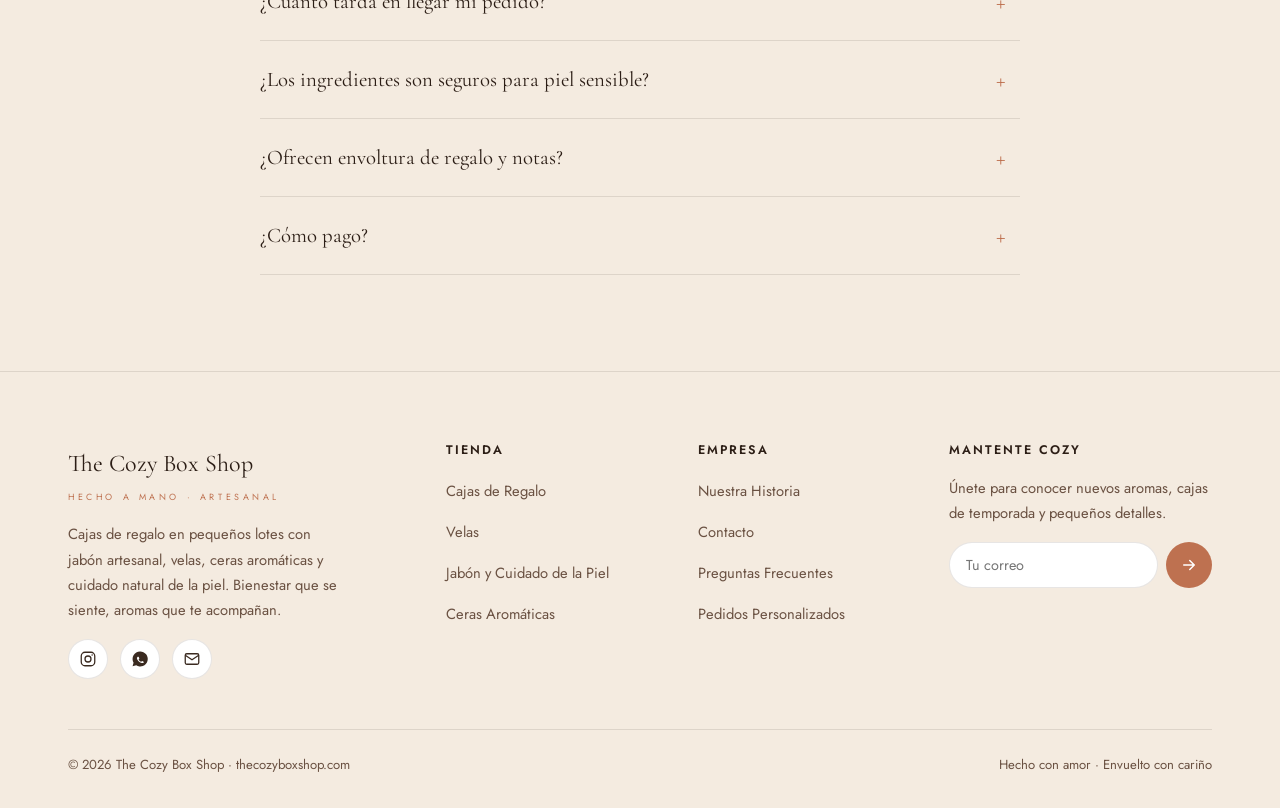
<file: contact.html>
<!DOCTYPE html>
<html lang="es">
<head>
<meta charset="UTF-8">
<meta name="viewport" content="width=device-width, initial-scale=1.0">
<title>Contact &amp; Order, The Cozy Box Shop</title>
<meta name="description" content="Order a Cozy Box or start a custom gift. Reach The Cozy Box Shop by form, WhatsApp, email or Instagram, and see our frequently asked questions.">
<link rel="canonical" href="https://thecozyboxshop.com/contact">
<link rel="icon" href="assets/favicon.svg" type="image/svg+xml">
<link rel="apple-touch-icon" href="assets/favicon.svg">
<link rel="preconnect" href="https://fonts.googleapis.com">
<link rel="preconnect" href="https://fonts.gstatic.com" crossorigin>
<link href="https://fonts.googleapis.com/css2?family=Cormorant+Garamond:ital,wght@0,400;0,500;0,600;0,700;1,400;1,500&family=Dancing+Script:wght@500;600;700&family=Jost:wght@300;400;500;600&display=swap" rel="stylesheet">
<link rel="stylesheet" href="css/style.css">
</head>
<body>

<!-- NAV -->
<nav class="nav" id="nav">
  <div class="container">
    <a href="index.html" class="brand">
      <span class="brand-name">The Cozy Box</span>
      <span class="brand-sub">Handmade · Artesanal</span>
    </a>
    <ul class="nav-links" id="navLinks">
      <li><a href="index.html">Home</a></li>
      <li><a href="shop.html">Shop</a></li>
      <li><a href="customize.html">Build Your Box</a></li>
      <li><a href="about.html">Our Story</a></li>
      <li><a href="contact.html" class="active">Contact</a></li>
      <li><button class="lang-toggle" id="langToggle" aria-label="Switch to English"><svg viewBox="0 0 24 24" fill="none" stroke="currentColor" stroke-width="1.7"><circle cx="12" cy="12" r="9"/><path d="M3 12h18M12 3c2.6 2.7 2.6 15.3 0 18M12 3c-2.6 2.7-2.6 15.3 0 18" stroke-linecap="round"/></svg><span id="langLabel">EN</span></button></li>
      <li><a href="contact.html" class="btn btn-primary nav-cta"><svg viewBox="0 0 24 24" fill="none" stroke="currentColor" stroke-width="1.9"><path d="M20 12v8H4v-8M2 8h20v4H2zM12 20V8M12 8H7.5a2.5 2.5 0 110-5C11 3 12 8 12 8zm0 0h4.5a2.5 2.5 0 100-5C13 3 12 8 12 8z" stroke-linecap="round" stroke-linejoin="round"/></svg>Order a Box</a></li>
    </ul>
    <button class="hamburger" id="hamburger" aria-label="Menu"><span></span><span></span><span></span></button>
  </div>
</nav>

<!-- PAGE HERO -->
<section class="page-hero">
  <div class="container">
    <div class="crumbs"><a href="index.html">Home</a> · Contact</div>
    <span class="eyebrow center">Let's talk</span>
    <h1>Order a box, or <em>just say hi</em></h1>
    <p>Tell us what you're dreaming up and we'll make it cozy. We usually reply within one business day.</p>
  </div>
</section>

<!-- CONTACT -->
<section class="section" style="padding-top:56px;">
  <div class="container contact-grid">
    <div class="contact-info reveal">
      <h2 style="font-size:2rem;margin-bottom:28px;">Get in touch</h2>
      <div class="info-item">
        <span class="ico"><svg viewBox="0 0 24 24" fill="currentColor"><path d="M12 2a10 10 0 00-8.6 15l-1.3 4.7 4.8-1.3A10 10 0 1012 2zm5.3 14.2c-.2.6-1.2 1.2-1.7 1.2-.4 0-1 .2-3.2-.8s-3.5-3.2-3.6-3.3c-.1-.2-.9-1.2-.9-2.3s.6-1.6.8-1.8c.2-.2.4-.3.6-.3h.4c.2 0 .4 0 .6.5l.7 1.7c.1.2.1.4 0 .5l-.3.5-.3.3c-.1.1-.3.3-.1.5s.6 1 1.3 1.6c.9.8 1.6 1 1.8 1.1.2.1.4.1.5-.1l.6-.7c.2-.2.3-.2.5-.1l1.6.8c.2.1.4.2.4.3.1.1.1.5-.1 1z"/></svg></span>
        <div><h4>WhatsApp</h4><a href="https://wa.me/18298127667" target="_blank" rel="noopener">+1 (829) 812-7667</a><div style="margin-top:2px;font-size:.92rem;color:var(--brown-soft);">Message us to order fast</div></div>
      </div>
      <div class="info-item">
        <span class="ico"><svg viewBox="0 0 24 24" fill="none" stroke="currentColor" stroke-width="1.7"><rect x="3" y="5" width="18" height="14" rx="2"/><path d="M3 7l9 6 9-6"/></svg></span>
        <div><h4>Email</h4><a href="mailto:marinaedithdiaz1991@hotmail.com">marinaedithdiaz1991@hotmail.com</a></div>
      </div>
      <div class="info-item">
        <span class="ico"><svg viewBox="0 0 24 24" fill="none" stroke="currentColor" stroke-width="1.7"><rect x="3" y="3" width="18" height="18" rx="5"/><circle cx="12" cy="12" r="4"/><circle cx="17.5" cy="6.5" r="1" fill="currentColor" stroke="none"/></svg></span>
        <div><h4>Instagram</h4><a href="https://instagram.com" target="_blank" rel="noopener">@thecozyboxshop</a></div>
      </div>
      <div class="info-item">
        <span class="ico"><svg viewBox="0 0 24 24" fill="none" stroke="currentColor" stroke-width="1.7"><circle cx="12" cy="12" r="9"/><path d="M12 7v5l3 2" stroke-linecap="round"/></svg></span>
        <div><h4>Made &amp; shipped</h4><p>Handmade to order · ships in 3–5 business days</p></div>
      </div>
    </div>

    <div class="form-card reveal d1">
      <div class="form-success" id="formSuccess">Thank you! We'll continue your order on WhatsApp, opening it now. 🤍</div>
      <form id="orderForm">
        <div class="field-row">
          <div class="field"><label for="name">Your name</label><input id="name" name="name" type="text" placeholder="Jane Doe" required></div>
          <div class="field"><label for="email">Email</label><input id="email" name="email" type="email" placeholder="you@email.com" required></div>
        </div>
        <div class="field">
          <label for="box">Which box or item?</label>
          <select id="box" name="box">
            <option>The Deluxe Cozy Box</option>
            <option>The Warm Welcome Box</option>
            <option>Build-Your-Own Box (custom)</option>
            <option>Candles</option>
            <option>Soap &amp; Skincare</option>
            <option>Wax Melts &amp; Burners</option>
            <option>Not sure yet, help me choose</option>
          </select>
        </div>
        <div class="field">
          <label for="message">Tell us the details</label>
          <textarea id="message" name="message" placeholder="Who's it for, favorite scents/colors, the occasion, budget, delivery date..."></textarea>
        </div>
        <button type="submit" class="btn btn-primary" style="width:100%;justify-content:center;">Send &amp; continue on WhatsApp
          <svg viewBox="0 0 24 24" fill="none" stroke="currentColor" stroke-width="2"><path d="M5 12h14M13 6l6 6-6 6" stroke-linecap="round" stroke-linejoin="round"/></svg>
        </button>
        <p class="form-note">No payment now, we'll confirm everything with you first.</p>
      </form>
    </div>
  </div>
</section>

<!-- FAQ -->
<section class="section" style="background:var(--cream-2);" id="faq">
  <div class="container">
    <div class="sec-head center reveal">
      <span class="eyebrow center">Good to know</span>
      <h2>Frequently asked</h2>
    </div>
    <div class="faq reveal d1">
      <div class="faq-item">
        <button class="faq-q">Are the products really handmade? <span class="pm">+</span></button>
        <div class="faq-a"><p>Yes, every candle, soap, scrub and wax melt is made by hand in small batches. Slight variations in color and shape are part of what makes each piece one of a kind.</p></div>
      </div>
      <div class="faq-item">
        <button class="faq-q">Can I customize what goes in my box? <span class="pm">+</span></button>
        <div class="faq-a"><p>Absolutely. Choose our Build-Your-Own Box and tell us the scents, colors, occasion and budget. We'll curate it, wrap it, and add a handwritten note before it ships.</p></div>
      </div>
      <div class="faq-item">
        <button class="faq-q">How long does it take to receive my order? <span class="pm">+</span></button>
        <div class="faq-a"><p>Because everything is made to order, please allow 3–5 business days for crafting and wrapping, plus shipping time. Need it sooner for a special date? Just ask and we'll do our best.</p></div>
      </div>
      <div class="faq-item">
        <button class="faq-q">Are the ingredients safe for sensitive skin? <span class="pm">+</span></button>
        <div class="faq-a"><p>We use gentle, natural ingredients like oatmeal, cinnamon and botanical oils. If you have allergies, message us before ordering and we'll share a full ingredient list.</p></div>
      </div>
      <div class="faq-item">
        <button class="faq-q">Do you offer gift wrapping &amp; notes? <span class="pm">+</span></button>
        <div class="faq-a"><p>Always, and at no extra cost. Every box arrives wrapped in tissue, tied with ribbon, and ready to gift. Add a personal message at checkout and we'll handwrite it.</p></div>
      </div>
      <div class="faq-item">
        <button class="faq-q">How do I pay? <span class="pm">+</span></button>
        <div class="faq-a"><p>Send your details through the form or WhatsApp and we'll confirm the order and share secure payment options. Nothing is charged until everything is just right.</p></div>
      </div>
    </div>
  </div>
</section>

<!-- FOOTER -->
<footer class="footer">
  <div class="container">
    <div class="footer-grid">
      <div>
        <div class="brand-name">The Cozy Box Shop</div>
        <div class="brand-sub">Handmade · Artesanal</div>
        <p>Small-batch gift boxes of handmade soap, candles, wax melts &amp; natural skincare. Wellness you can feel, scents that stay with you.</p>
        <div class="socials">
          <a href="https://instagram.com" aria-label="Instagram" target="_blank" rel="noopener"><svg viewBox="0 0 24 24" fill="none" stroke="currentColor" stroke-width="1.7"><rect x="3" y="3" width="18" height="18" rx="5"/><circle cx="12" cy="12" r="4"/><circle cx="17.5" cy="6.5" r="1" fill="currentColor" stroke="none"/></svg></a>
          <a href="https://wa.me/18298127667" aria-label="WhatsApp" target="_blank" rel="noopener"><svg viewBox="0 0 24 24" fill="currentColor"><path d="M12 2a10 10 0 00-8.6 15l-1.3 4.7 4.8-1.3A10 10 0 1012 2zm5.3 14.2c-.2.6-1.2 1.2-1.7 1.2-.4 0-1 .2-3.2-.8s-3.5-3.2-3.6-3.3c-.1-.2-.9-1.2-.9-2.3s.6-1.6.8-1.8c.2-.2.4-.3.6-.3h.4c.2 0 .4 0 .6.5l.7 1.7c.1.2.1.4 0 .5l-.3.5-.3.3c-.1.1-.3.3-.1.5s.6 1 1.3 1.6c.9.8 1.6 1 1.8 1.1.2.1.4.1.5-.1l.6-.7c.2-.2.3-.2.5-.1l1.6.8c.2.1.4.2.4.3.1.1.1.5-.1 1z"/></svg></a>
          <a href="mailto:marinaedithdiaz1991@hotmail.com" aria-label="Email"><svg viewBox="0 0 24 24" fill="none" stroke="currentColor" stroke-width="1.7"><rect x="3" y="5" width="18" height="14" rx="2"/><path d="M3 7l9 6 9-6"/></svg></a>
        </div>
      </div>
      <div>
        <h4>Shop</h4>
        <ul>
          <li><a href="shop.html">Gift Boxes</a></li>
          <li><a href="shop.html#candles">Candles</a></li>
          <li><a href="shop.html#soap">Soap &amp; Skincare</a></li>
          <li><a href="shop.html#melts">Wax Melts</a></li>
        </ul>
      </div>
      <div>
        <h4>Company</h4>
        <ul>
          <li><a href="about.html">Our Story</a></li>
          <li><a href="contact.html">Contact</a></li>
          <li><a href="contact.html#faq">FAQ</a></li>
          <li><a href="shop.html">Custom Orders</a></li>
        </ul>
      </div>
      <div>
        <h4>Stay cozy</h4>
        <p style="margin-bottom:4px;">Join for new scents, seasonal boxes &amp; little treats.</p>
        <form class="nl-form">
          <input type="email" placeholder="Your email" required aria-label="Email">
          <button type="submit" aria-label="Subscribe"><svg viewBox="0 0 24 24" fill="none" stroke="currentColor" stroke-width="2"><path d="M5 12h14M13 6l6 6-6 6" stroke-linecap="round" stroke-linejoin="round"/></svg></button>
        </form>
      </div>
    </div>
    <div class="foot-note">
      <span>© <span id="year">2026</span> The Cozy Box Shop · thecozyboxshop.com</span>
      <span>Handmade with love · Wrapped with care</span>
    </div>
  </div>
</footer>

<script src="js/main.js"></script>
<script src="js/i18n.js"></script>
</body>
</html>
</file>
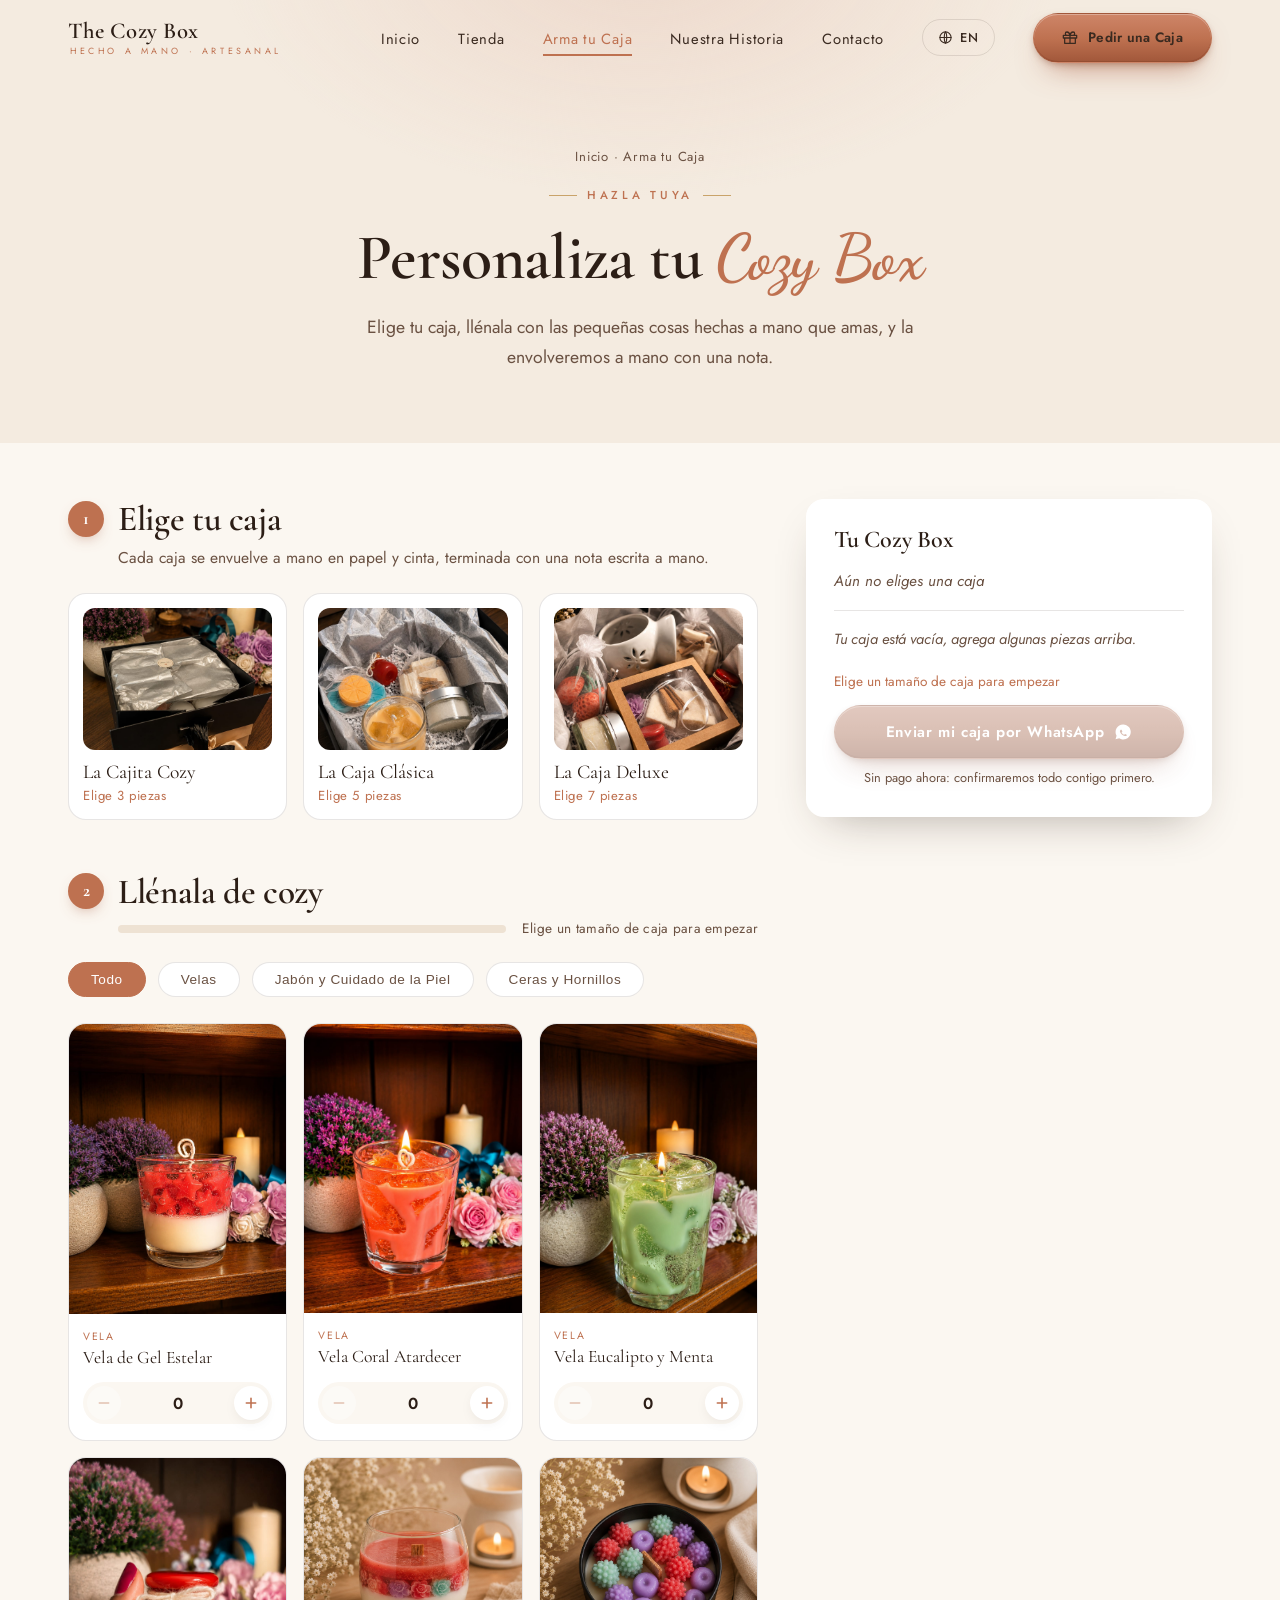
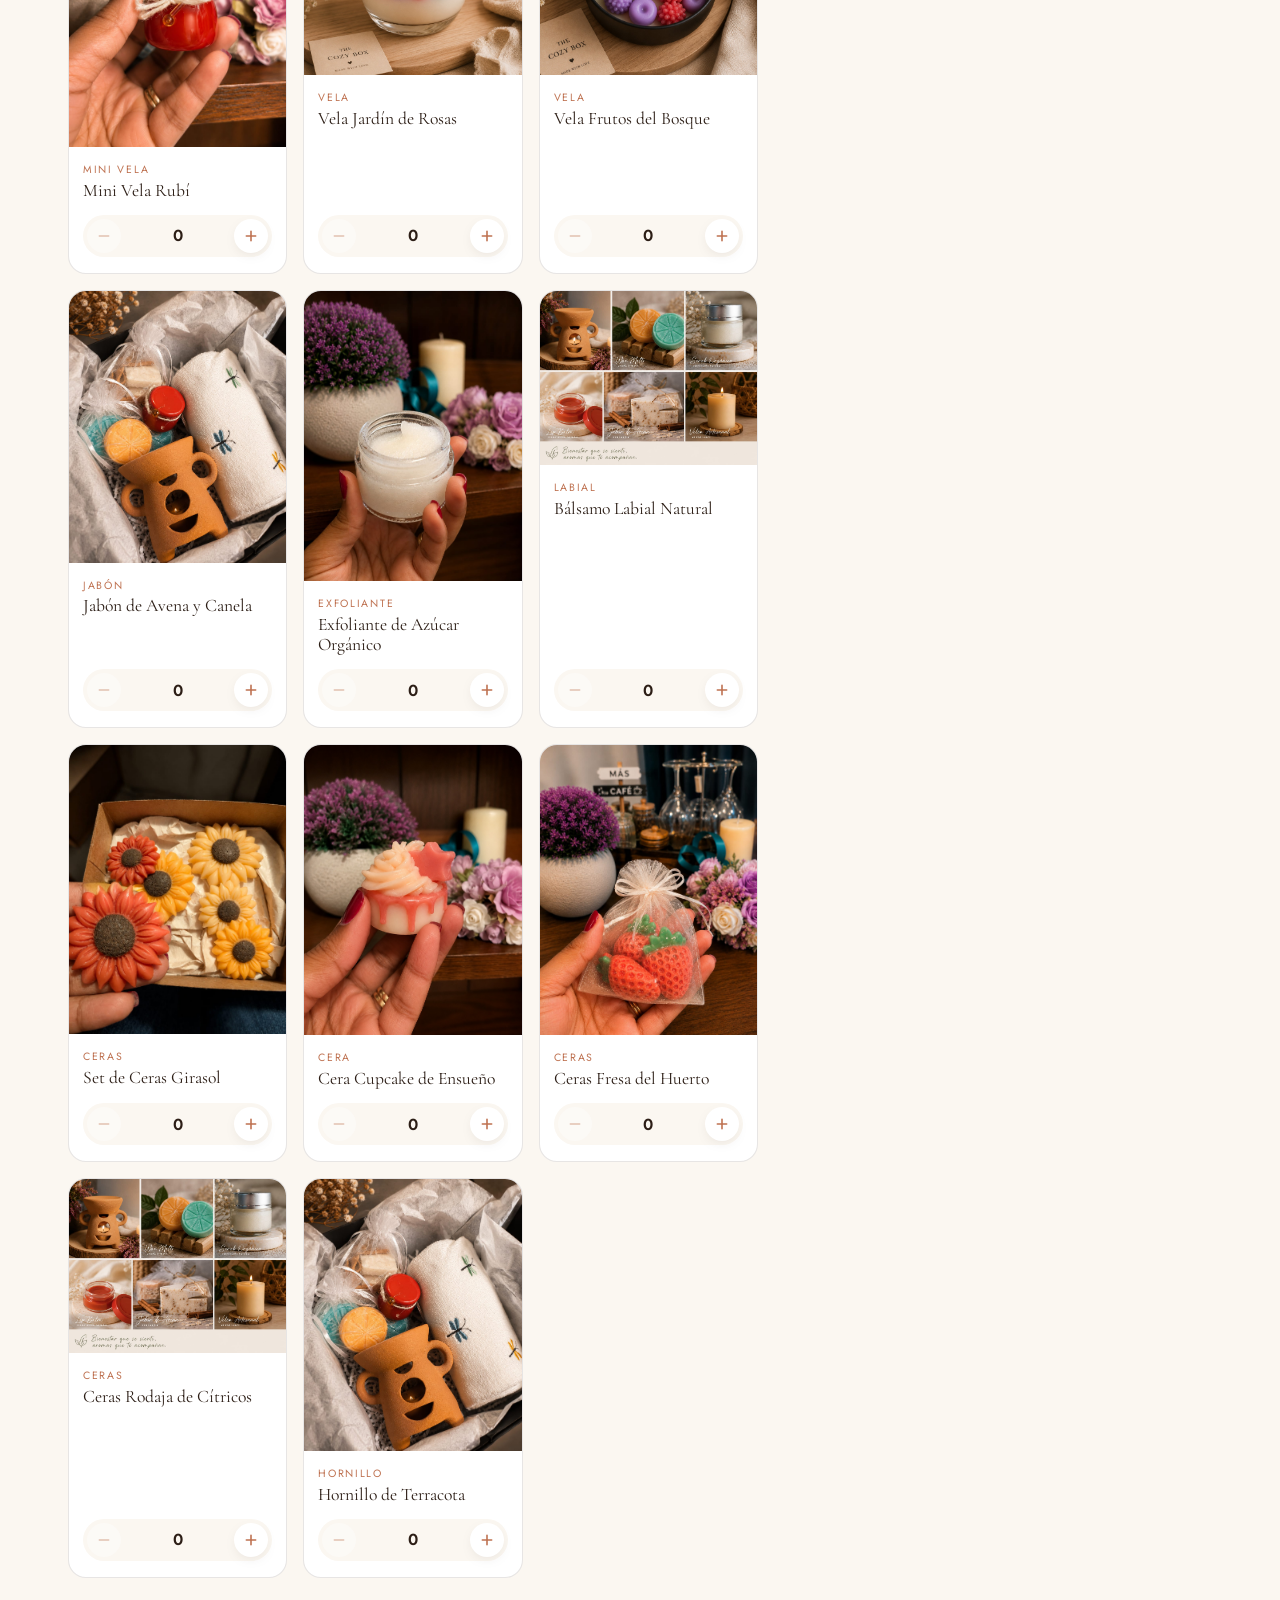
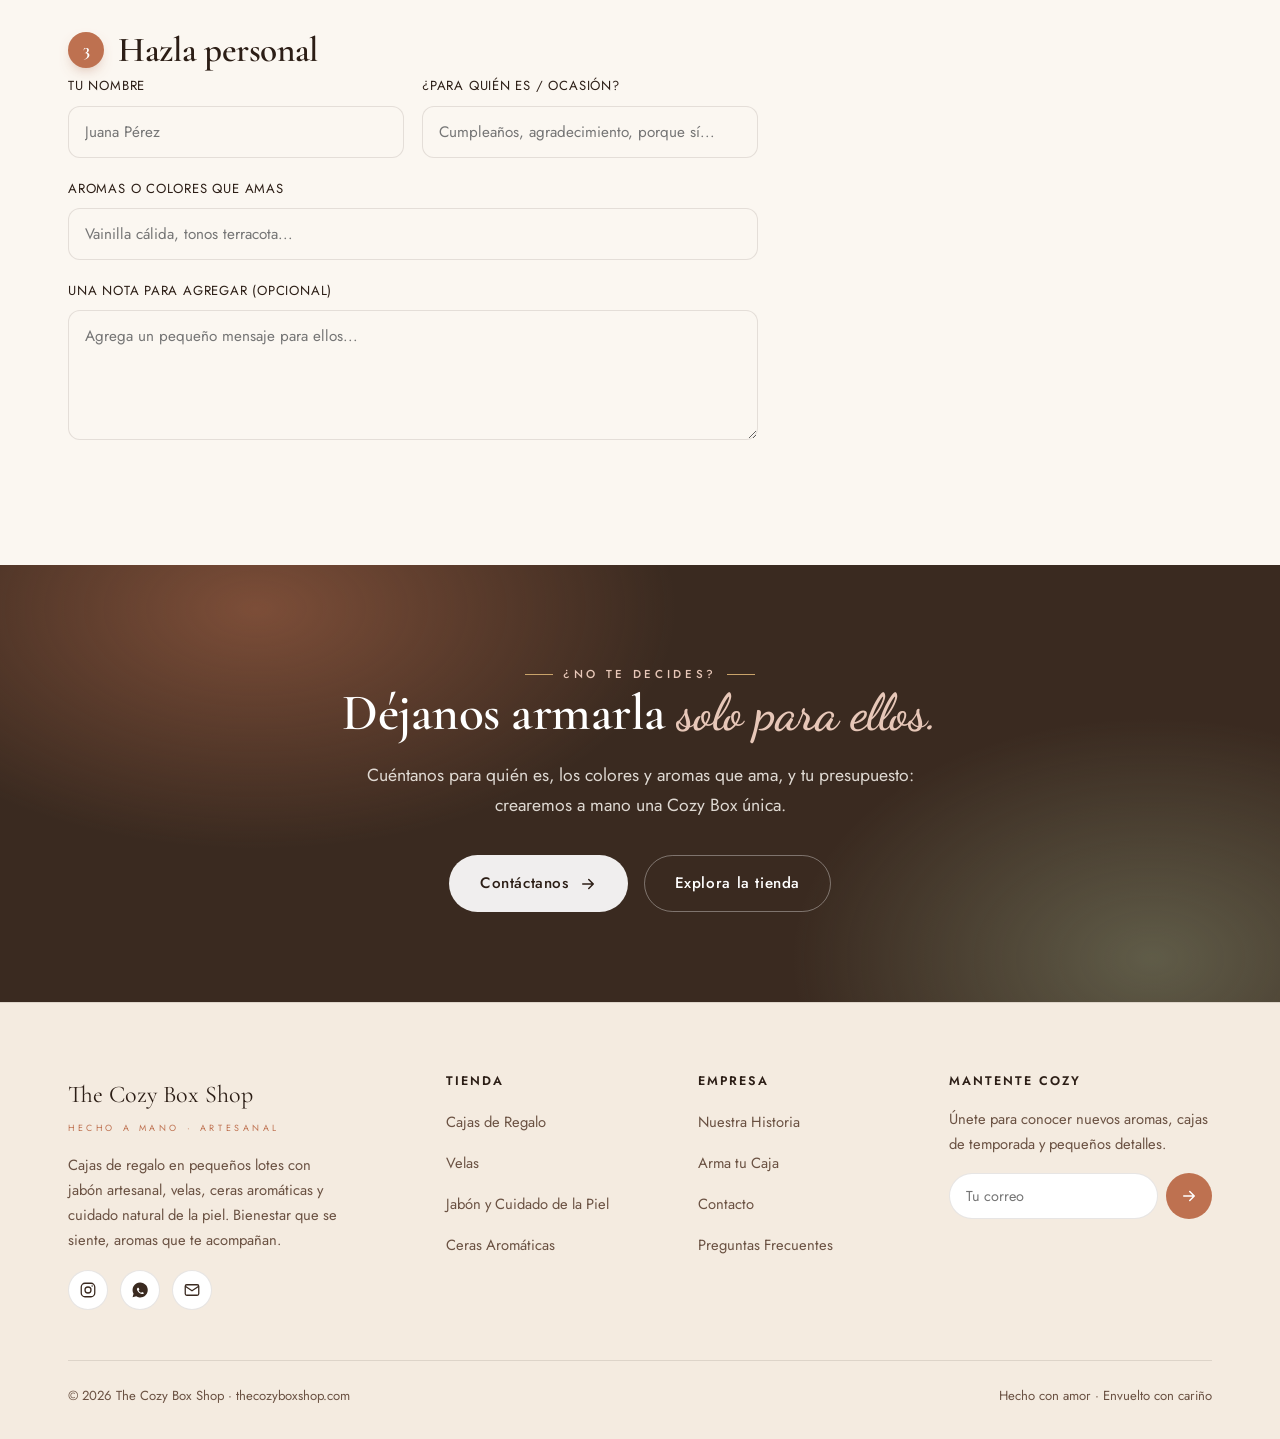
<file: customize.html>
<!DOCTYPE html>
<html lang="es">
<head>
<meta charset="UTF-8">
<meta name="viewport" content="width=device-width, initial-scale=1.0">
<title>Customize Your Cozy Box | The Cozy Box Shop</title>
<meta name="description" content="Build your own handmade gift box. Pick a box size, fill it with candles, soap, scrubs and wax melts you love, and we'll wrap it by hand.">
<link rel="canonical" href="https://thecozyboxshop.com/customize">
<link rel="icon" href="assets/favicon.svg" type="image/svg+xml">
<link rel="apple-touch-icon" href="assets/favicon.svg">
<link rel="preconnect" href="https://fonts.googleapis.com">
<link rel="preconnect" href="https://fonts.gstatic.com" crossorigin>
<link href="https://fonts.googleapis.com/css2?family=Cormorant+Garamond:ital,wght@0,400;0,500;0,600;0,700;1,400;1,500&family=Dancing+Script:wght@500;600;700&family=Jost:wght@300;400;500;600&display=swap" rel="stylesheet">
<link rel="stylesheet" href="css/style.css">
</head>
<body>

<!-- NAV -->
<nav class="nav" id="nav">
  <div class="container">
    <a href="index.html" class="brand">
      <span class="brand-name">The Cozy Box</span>
      <span class="brand-sub">Handmade · Artesanal</span>
    </a>
    <ul class="nav-links" id="navLinks">
      <li><a href="index.html">Home</a></li>
      <li><a href="shop.html">Shop</a></li>
      <li><a href="customize.html" class="active">Build Your Box</a></li>
      <li><a href="about.html">Our Story</a></li>
      <li><a href="contact.html">Contact</a></li>
      <li><button class="lang-toggle" id="langToggle" aria-label="Switch to English"><svg viewBox="0 0 24 24" fill="none" stroke="currentColor" stroke-width="1.7"><circle cx="12" cy="12" r="9"/><path d="M3 12h18M12 3c2.6 2.7 2.6 15.3 0 18M12 3c-2.6 2.7-2.6 15.3 0 18" stroke-linecap="round"/></svg><span id="langLabel">EN</span></button></li>
      <li><a href="contact.html" class="btn btn-primary nav-cta"><svg viewBox="0 0 24 24" fill="none" stroke="currentColor" stroke-width="1.9"><path d="M20 12v8H4v-8M2 8h20v4H2zM12 20V8M12 8H7.5a2.5 2.5 0 110-5C11 3 12 8 12 8zm0 0h4.5a2.5 2.5 0 100-5C13 3 12 8 12 8z" stroke-linecap="round" stroke-linejoin="round"/></svg>Order a Box</a></li>
    </ul>
    <button class="hamburger" id="hamburger" aria-label="Menu"><span></span><span></span><span></span></button>
  </div>
</nav>

<!-- PAGE HERO -->
<section class="page-hero">
  <div class="container">
    <div class="crumbs"><a href="index.html">Home</a> · Build Your Box</div>
    <span class="eyebrow center">Make it yours</span>
    <h1>Customize your <em>Cozy Box</em></h1>
    <p>Pick your box, fill it with the little handmade things you love, and we'll wrap it by hand with a note.</p>
  </div>
</section>

<!-- BUILDER -->
<section class="section cb-section" style="padding-top:56px;">
  <div class="container">
    <div class="cb-wrap">
      <div class="cb-main">

        <!-- Step 1 -->
        <div class="cb-step reveal">
          <div class="cb-step-head"><span class="cb-num">1</span><h2>Choose your box</h2></div>
          <p class="cb-step-sub">Every box is hand-wrapped in tissue and ribbon, finished with a handwritten note.</p>
          <div class="cb-boxes" id="cbBoxes"></div>
        </div>

        <!-- Step 2 -->
        <div class="cb-step reveal">
          <div class="cb-step-head"><span class="cb-num">2</span><h2>Fill it with cozy</h2></div>
          <div class="cb-progress-wrap">
            <div class="cb-progress"><span class="cb-progress-bar" id="cbBar"></span></div>
            <span class="cb-count" id="cbCount"></span>
          </div>
          <div class="chips cb-filter" id="cbFilter">
            <button class="chip active" data-filter="all">All</button>
            <button class="chip" data-filter="candles">Candles</button>
            <button class="chip" data-filter="soap">Soap &amp; Skincare</button>
            <button class="chip" data-filter="melts">Wax Melts &amp; Burners</button>
          </div>
          <div class="cb-items" id="cbItems"></div>
        </div>

        <!-- Step 3 -->
        <div class="cb-step reveal">
          <div class="cb-step-head"><span class="cb-num">3</span><h2>Make it personal</h2></div>
          <div class="field-row">
            <div class="field"><label>Your name</label><input id="cbName" type="text" placeholder="Jane Doe"></div>
            <div class="field"><label>Who's it for / occasion</label><input id="cbFor" type="text" placeholder="Birthday, thank you, just because..."></div>
          </div>
          <div class="field"><label>Scents or colors you love</label><input id="cbVibe" type="text" placeholder="Warm vanilla, terracotta tones..."></div>
          <div class="field"><label>A note to add (optional)</label><textarea id="cbNote" placeholder="Add a little message for them..."></textarea></div>
        </div>

      </div>

      <!-- SUMMARY -->
      <aside class="cb-aside">
        <div class="cb-summary">
          <h3>Your Cozy Box</h3>
          <div class="cb-sum-box" id="cbSumBox"></div>
          <ul class="cb-sum-list" id="cbSumList"></ul>
          <p class="cb-hint" id="cbHint"></p>
          <button class="btn btn-primary cb-send" id="cbSend" disabled>
            <span id="cbSendTxt">Send my box on WhatsApp</span>
            <svg viewBox="0 0 24 24" fill="currentColor"><path d="M12 2a10 10 0 00-8.6 15l-1.3 4.7 4.8-1.3A10 10 0 1012 2zm5.3 14.2c-.2.6-1.2 1.2-1.7 1.2-.4 0-1 .2-3.2-.8s-3.5-3.2-3.6-3.3c-.1-.2-.9-1.2-.9-2.3s.6-1.6.8-1.8c.2-.2.4-.3.6-.3h.4c.2 0 .4 0 .6.5l.7 1.7c.1.2.1.4 0 .5l-.3.5-.3.3c-.1.1-.3.3-.1.5s.6 1 1.3 1.6c.9.8 1.6 1 1.8 1.1.2.1.4.1.5-.1l.6-.7c.2-.2.3-.2.5-.1l1.6.8c.2.1.4.2.4.3.1.1.1.5-.1 1z"/></svg>
          </button>
          <p class="form-note">No payment now, we'll confirm everything with you first.</p>
        </div>
      </aside>

    </div>
  </div>
</section>

<!-- CTA BAND -->
<section class="cta-band">
  <div class="container">
    <span class="eyebrow center" style="color:var(--blush);">Can't decide?</span>
    <h2>Let us build it <em>just for them.</em></h2>
    <p>Tell us who it's for, the colors and scents they love, and your budget, we'll handcraft a one-of-a-kind Cozy Box.</p>
    <div class="hero-actions">
      <a href="contact.html" class="btn btn-light">Get in touch
        <svg viewBox="0 0 24 24" fill="none" stroke="currentColor" stroke-width="2"><path d="M5 12h14M13 6l6 6-6 6" stroke-linecap="round" stroke-linejoin="round"/></svg>
      </a>
      <a href="shop.html" class="btn btn-ghost" style="color:#fff;border-color:rgba(255,255,255,.35);">Browse the shop</a>
    </div>
  </div>
</section>

<!-- FOOTER -->
<footer class="footer">
  <div class="container">
    <div class="footer-grid">
      <div>
        <div class="brand-name">The Cozy Box Shop</div>
        <div class="brand-sub">Handmade · Artesanal</div>
        <p>Small-batch gift boxes of handmade soap, candles, wax melts &amp; natural skincare. Wellness you can feel, scents that stay with you.</p>
        <div class="socials">
          <a href="https://instagram.com" aria-label="Instagram" target="_blank" rel="noopener"><svg viewBox="0 0 24 24" fill="none" stroke="currentColor" stroke-width="1.7"><rect x="3" y="3" width="18" height="18" rx="5"/><circle cx="12" cy="12" r="4"/><circle cx="17.5" cy="6.5" r="1" fill="currentColor" stroke="none"/></svg></a>
          <a href="https://wa.me/18298127667" aria-label="WhatsApp" target="_blank" rel="noopener"><svg viewBox="0 0 24 24" fill="currentColor"><path d="M12 2a10 10 0 00-8.6 15l-1.3 4.7 4.8-1.3A10 10 0 1012 2zm5.3 14.2c-.2.6-1.2 1.2-1.7 1.2-.4 0-1 .2-3.2-.8s-3.5-3.2-3.6-3.3c-.1-.2-.9-1.2-.9-2.3s.6-1.6.8-1.8c.2-.2.4-.3.6-.3h.4c.2 0 .4 0 .6.5l.7 1.7c.1.2.1.4 0 .5l-.3.5-.3.3c-.1.1-.3.3-.1.5s.6 1 1.3 1.6c.9.8 1.6 1 1.8 1.1.2.1.4.1.5-.1l.6-.7c.2-.2.3-.2.5-.1l1.6.8c.2.1.4.2.4.3.1.1.1.5-.1 1z"/></svg></a>
          <a href="mailto:marinaedithdiaz1991@hotmail.com" aria-label="Email"><svg viewBox="0 0 24 24" fill="none" stroke="currentColor" stroke-width="1.7"><rect x="3" y="5" width="18" height="14" rx="2"/><path d="M3 7l9 6 9-6"/></svg></a>
        </div>
      </div>
      <div>
        <h4>Shop</h4>
        <ul>
          <li><a href="shop.html">Gift Boxes</a></li>
          <li><a href="shop.html#candles">Candles</a></li>
          <li><a href="shop.html#soap">Soap &amp; Skincare</a></li>
          <li><a href="shop.html#melts">Wax Melts</a></li>
        </ul>
      </div>
      <div>
        <h4>Company</h4>
        <ul>
          <li><a href="about.html">Our Story</a></li>
          <li><a href="customize.html">Build Your Box</a></li>
          <li><a href="contact.html">Contact</a></li>
          <li><a href="contact.html#faq">FAQ</a></li>
        </ul>
      </div>
      <div>
        <h4>Stay cozy</h4>
        <p style="margin-bottom:4px;">Join for new scents, seasonal boxes &amp; little treats.</p>
        <form class="nl-form">
          <input type="email" placeholder="Your email" required aria-label="Email">
          <button type="submit" aria-label="Subscribe"><svg viewBox="0 0 24 24" fill="none" stroke="currentColor" stroke-width="2"><path d="M5 12h14M13 6l6 6-6 6" stroke-linecap="round" stroke-linejoin="round"/></svg></button>
        </form>
      </div>
    </div>
    <div class="foot-note">
      <span>© <span id="year">2026</span> The Cozy Box Shop · thecozyboxshop.com</span>
      <span>Handmade with love · Wrapped with care</span>
    </div>
  </div>
</footer>

<script src="js/main.js"></script>
<script src="js/i18n.js"></script>
<script src="js/customize.js"></script>
</body>
</html>
</file>
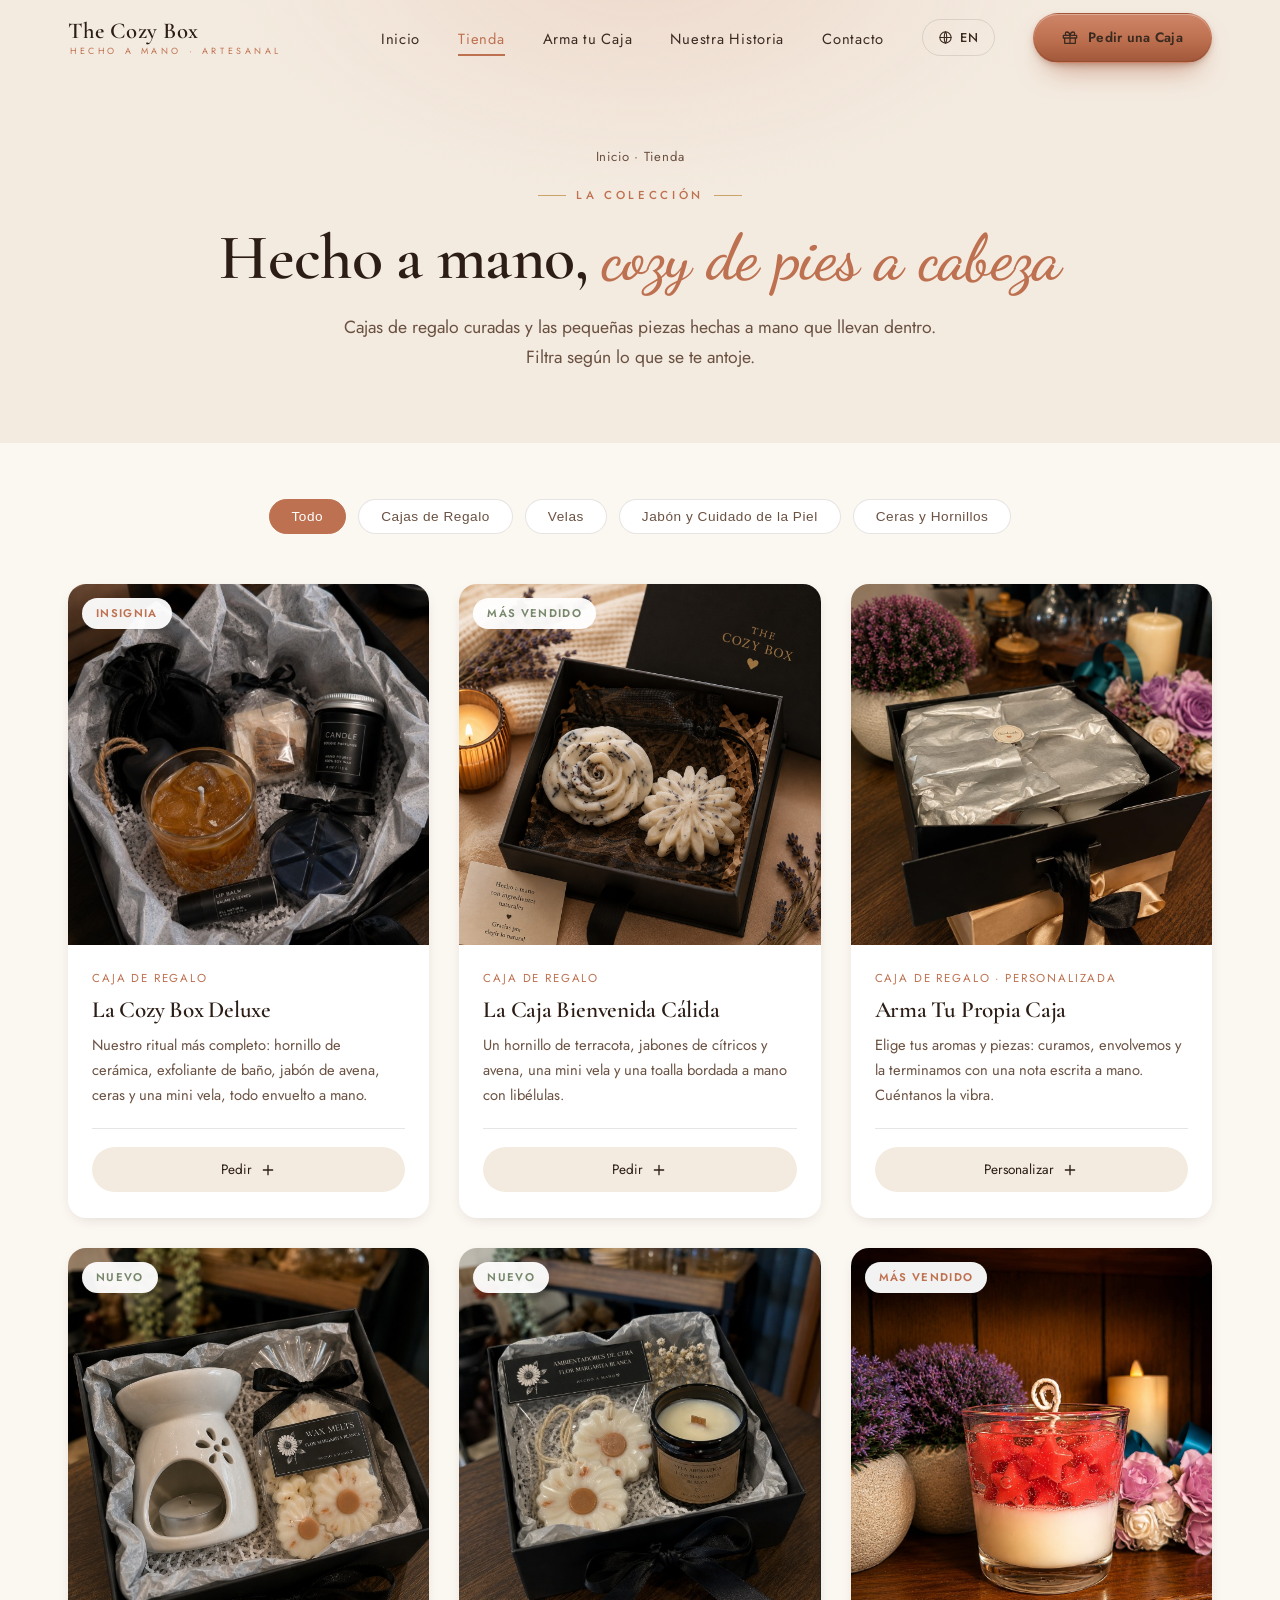
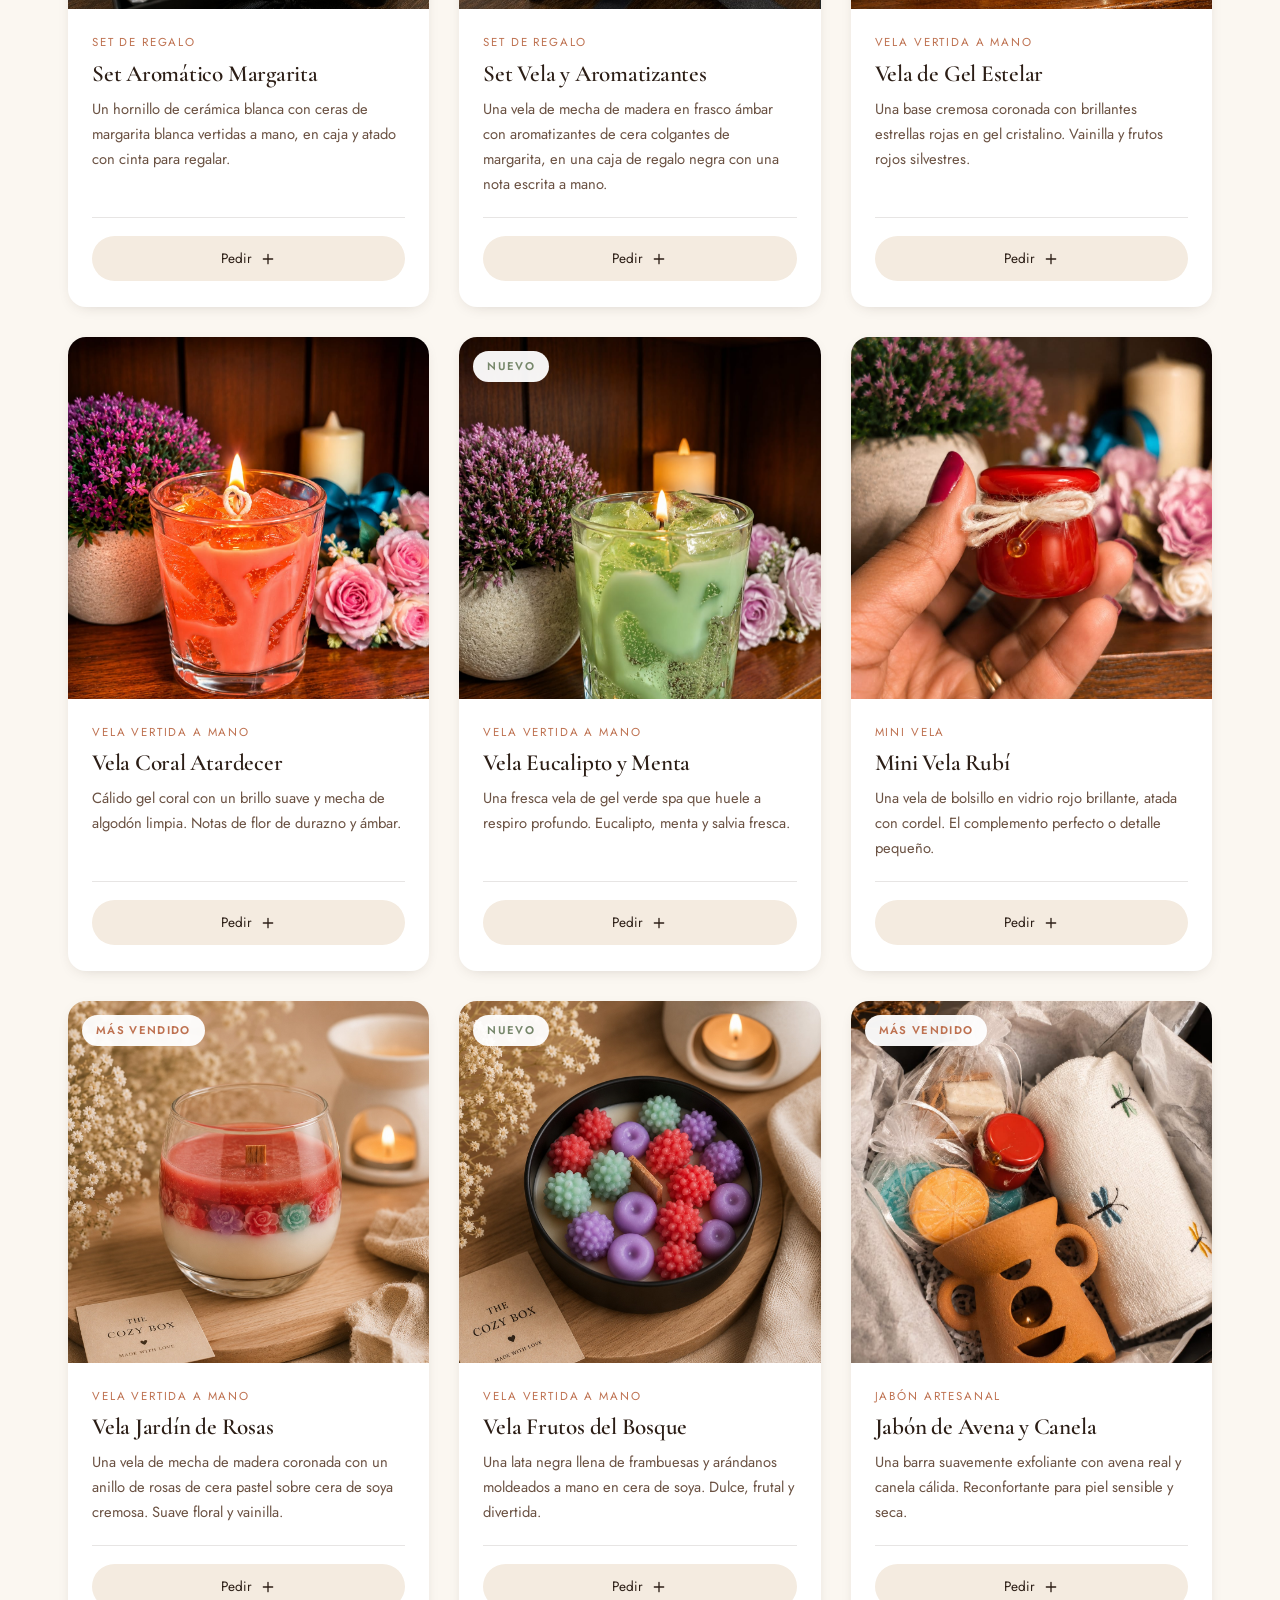
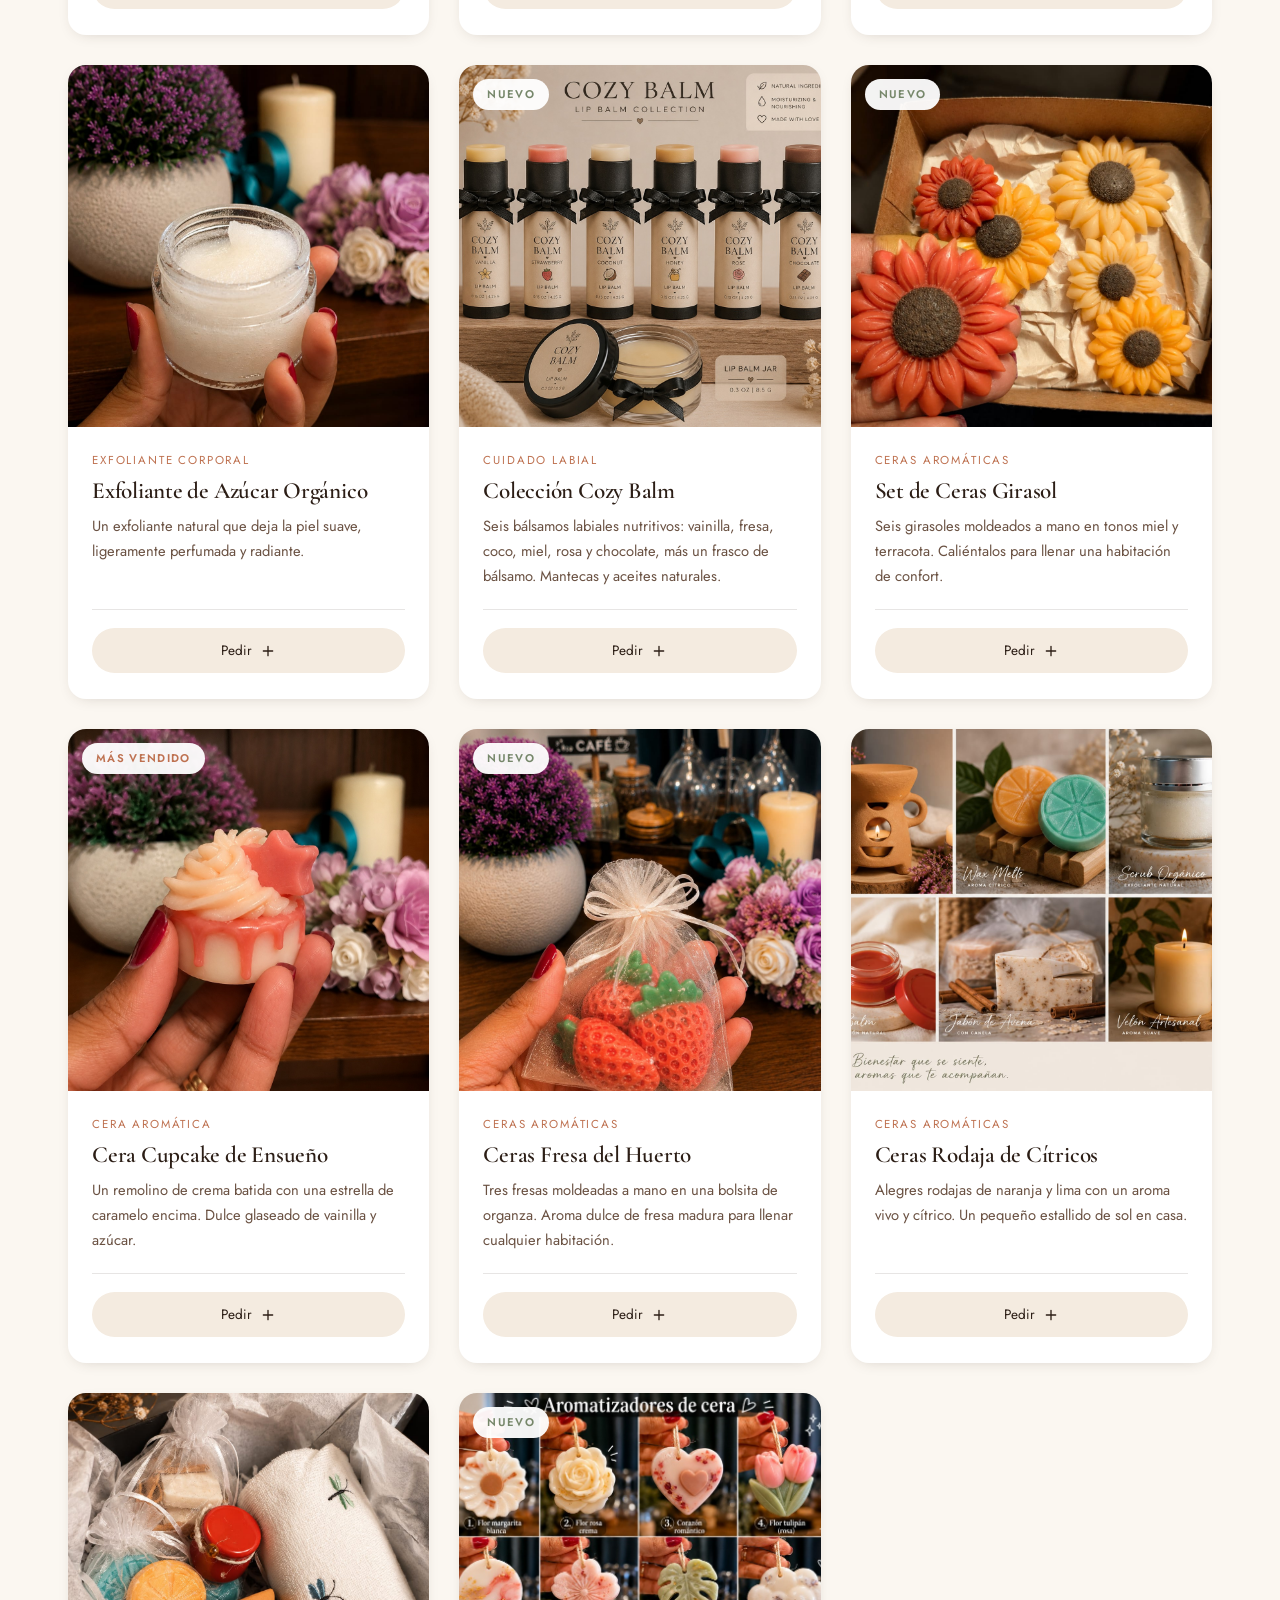
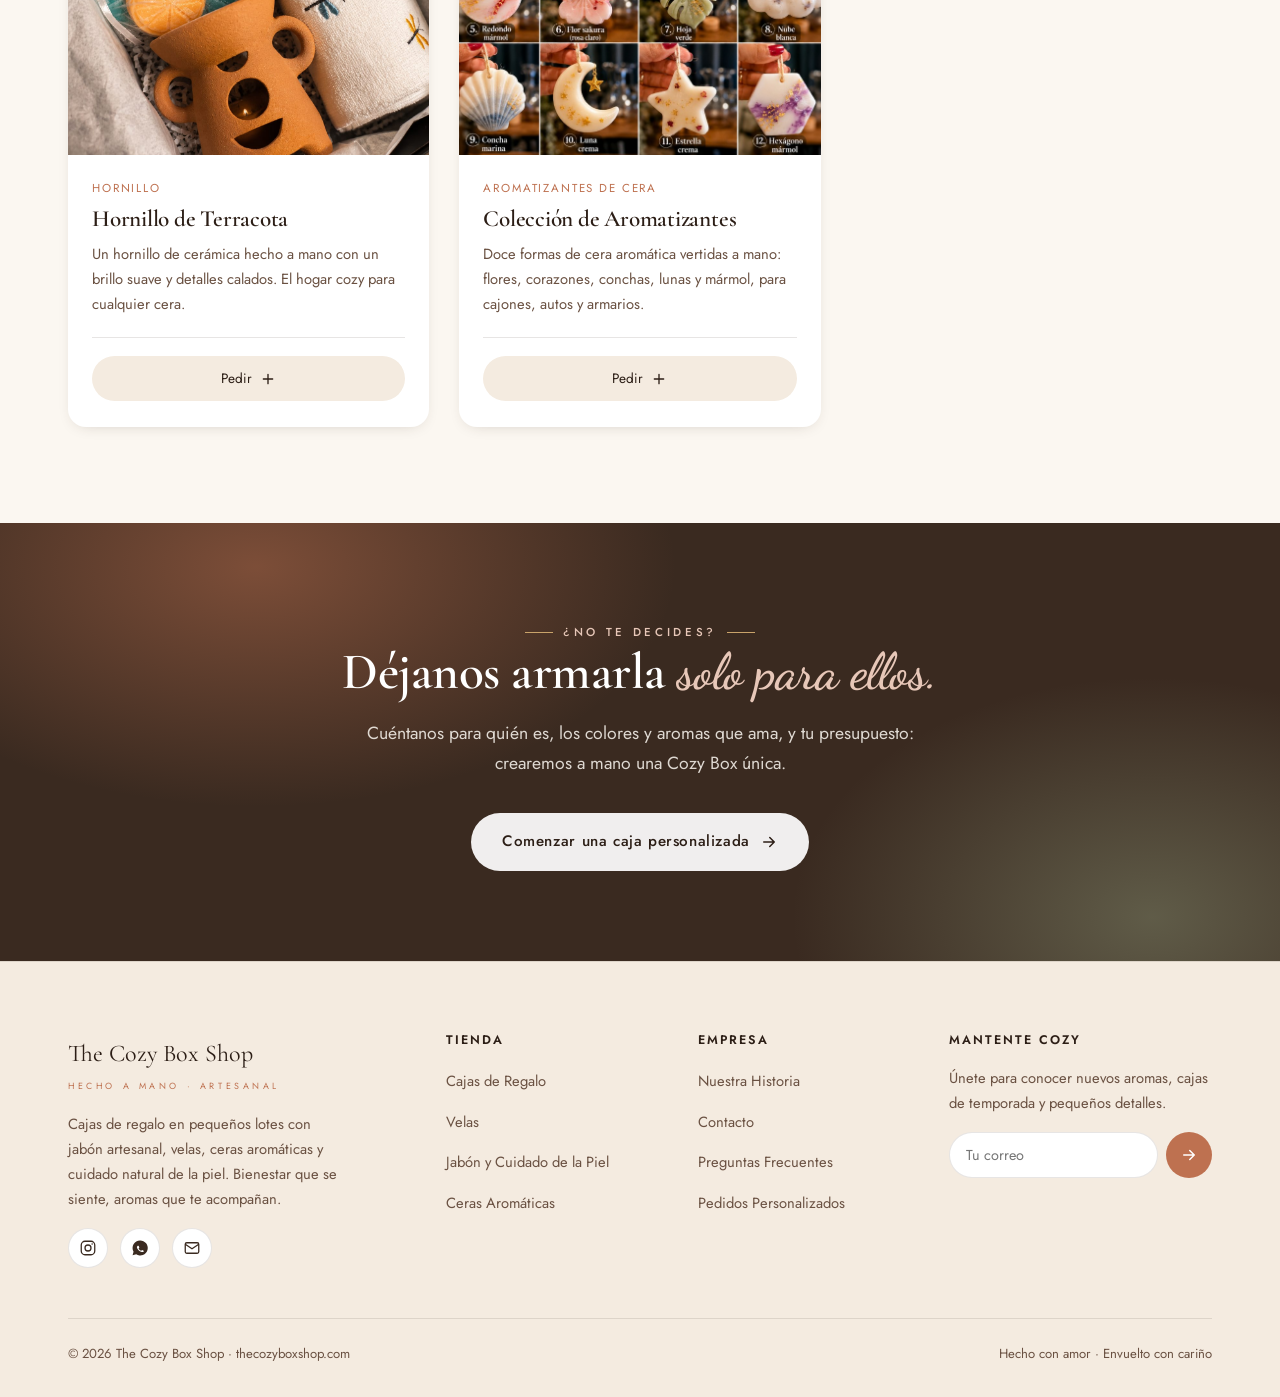
<file: shop.html>
<!DOCTYPE html>
<html lang="es">
<head>
<meta charset="UTF-8">
<meta name="viewport" content="width=device-width, initial-scale=1.0">
<title>Shop, The Cozy Box Shop | Handmade Gift Boxes, Candles & Soap</title>
<meta name="description" content="Browse handcrafted gift boxes, hand-poured candles, artisan soap, natural skincare and decorative wax melts from The Cozy Box Shop.">
<link rel="canonical" href="https://thecozyboxshop.com/shop">
<link rel="icon" href="assets/favicon.svg" type="image/svg+xml">
<link rel="apple-touch-icon" href="assets/favicon.svg">
<link rel="preconnect" href="https://fonts.googleapis.com">
<link rel="preconnect" href="https://fonts.gstatic.com" crossorigin>
<link href="https://fonts.googleapis.com/css2?family=Cormorant+Garamond:ital,wght@0,400;0,500;0,600;0,700;1,400;1,500&family=Dancing+Script:wght@500;600;700&family=Jost:wght@300;400;500;600&display=swap" rel="stylesheet">
<link rel="stylesheet" href="css/style.css">
</head>
<body>

<!-- NAV -->
<nav class="nav" id="nav">
  <div class="container">
    <a href="index.html" class="brand">
      <span class="brand-name">The Cozy Box</span>
      <span class="brand-sub">Handmade · Artesanal</span>
    </a>
    <ul class="nav-links" id="navLinks">
      <li><a href="index.html">Home</a></li>
      <li><a href="shop.html" class="active">Shop</a></li>
      <li><a href="customize.html">Build Your Box</a></li>
      <li><a href="about.html">Our Story</a></li>
      <li><a href="contact.html">Contact</a></li>
      <li><button class="lang-toggle" id="langToggle" aria-label="Switch to English"><svg viewBox="0 0 24 24" fill="none" stroke="currentColor" stroke-width="1.7"><circle cx="12" cy="12" r="9"/><path d="M3 12h18M12 3c2.6 2.7 2.6 15.3 0 18M12 3c-2.6 2.7-2.6 15.3 0 18" stroke-linecap="round"/></svg><span id="langLabel">EN</span></button></li>
      <li><a href="contact.html" class="btn btn-primary nav-cta"><svg viewBox="0 0 24 24" fill="none" stroke="currentColor" stroke-width="1.9"><path d="M20 12v8H4v-8M2 8h20v4H2zM12 20V8M12 8H7.5a2.5 2.5 0 110-5C11 3 12 8 12 8zm0 0h4.5a2.5 2.5 0 100-5C13 3 12 8 12 8z" stroke-linecap="round" stroke-linejoin="round"/></svg>Order a Box</a></li>
    </ul>
    <button class="hamburger" id="hamburger" aria-label="Menu"><span></span><span></span><span></span></button>
  </div>
</nav>

<!-- PAGE HERO -->
<section class="page-hero">
  <div class="container">
    <div class="crumbs"><a href="index.html">Home</a> · Shop</div>
    <span class="eyebrow center">The collection</span>
    <h1>Handmade, <em>head to toe cozy</em></h1>
    <p>Curated gift boxes and the little handmade pieces inside them. Filter by what you're in the mood for.</p>
  </div>
</section>

<!-- FILTER + GRID -->
<section class="section" style="padding-top:56px;">
  <div class="container">
    <div class="chips">
      <button class="chip active" data-filter="all">All</button>
      <button class="chip" data-filter="boxes">Gift Boxes</button>
      <button class="chip" data-filter="candles">Candles</button>
      <button class="chip" data-filter="soap">Soap &amp; Skincare</button>
      <button class="chip" data-filter="melts">Wax Melts &amp; Burners</button>
    </div>

    <div class="prod-grid" id="grid">

      <!-- GIFT BOXES -->
      <article class="prod reveal" data-cat="boxes" id="boxes">
        <div class="prod-img"><span class="prod-pill">Signature</span><img src="assets/images/cozybox-deluxe-dark.jpeg" alt="The Cozy Box deluxe set with a hand-poured candle, soy wax melts, lip balm and gel candle in a black gift box"></div>
        <div class="prod-body">
          <span class="cat-tag">Gift box</span>
          <h3>The Deluxe Cozy Box</h3>
          <p>Our fullest ritual: ceramic wax burner, bath scrub, oatmeal soap, wax melts &amp; a mini candle, all hand-wrapped.</p>
          <div class="prod-foot"><a href="contact.html" class="add">Order <svg viewBox="0 0 24 24" fill="none" stroke="currentColor" stroke-width="2"><path d="M12 5v14M5 12h14" stroke-linecap="round"/></svg></a></div>
        </div>
      </article>

      <article class="prod reveal d1" data-cat="boxes">
        <div class="prod-img"><span class="prod-pill sage">Bestseller</span><img src="assets/images/cozybox-lavender.jpeg" alt="Branded The Cozy Box gift box with lavender wax melts, a candle and dried lavender"></div>
        <div class="prod-body">
          <span class="cat-tag">Gift box</span>
          <h3>The Warm Welcome Box</h3>
          <p>A terracotta burner, citrus &amp; oatmeal soaps, a mini candle and a hand-embroidered dragonfly towel.</p>
          <div class="prod-foot"><a href="contact.html" class="add">Order <svg viewBox="0 0 24 24" fill="none" stroke="currentColor" stroke-width="2"><path d="M12 5v14M5 12h14" stroke-linecap="round"/></svg></a></div>
        </div>
      </article>

      <article class="prod reveal d2" data-cat="boxes">
        <div class="prod-img"><img src="assets/images/box-open-handmade.jpeg" alt="An open gift box lined with tissue and a Handmade seal, ready to be filled"></div>
        <div class="prod-body">
          <span class="cat-tag">Gift box · Custom</span>
          <h3>Build-Your-Own Box</h3>
          <p>Choose your scents and pieces, we curate, wrap and finish it with a handwritten note. Tell us the vibe.</p>
          <div class="prod-foot"><a href="customize.html" class="add">Customize <svg viewBox="0 0 24 24" fill="none" stroke="currentColor" stroke-width="2"><path d="M12 5v14M5 12h14" stroke-linecap="round"/></svg></a></div>
        </div>
      </article>

      <article class="prod reveal" data-cat="boxes">
        <div class="prod-img"><span class="prod-pill sage">New</span><img src="assets/images/giftset-daisy-burner.jpeg" alt="Black gift box with a white ceramic wax burner and a bag of white daisy wax melts"></div>
        <div class="prod-body">
          <span class="cat-tag">Gift set</span>
          <h3>Daisy Aromatherapy Set</h3>
          <p>A white ceramic wax burner paired with hand-poured white daisy wax melts, boxed and tied with ribbon to gift.</p>
          <div class="prod-foot"><a href="contact.html" class="add">Order <svg viewBox="0 0 24 24" fill="none" stroke="currentColor" stroke-width="2"><path d="M12 5v14M5 12h14" stroke-linecap="round"/></svg></a></div>
        </div>
      </article>

      <article class="prod reveal d1" data-cat="boxes">
        <div class="prod-img"><span class="prod-pill sage">New</span><img src="assets/images/giftset-candle-freshener.jpeg" alt="Black gift box with an amber wood-wick candle and hanging daisy wax fresheners"></div>
        <div class="prod-body">
          <span class="cat-tag">Gift set</span>
          <h3>Candle &amp; Freshener Set</h3>
          <p>An amber wood-wick candle with hanging daisy wax fresheners, nestled in a black gift box with a handwritten note.</p>
          <div class="prod-foot"><a href="contact.html" class="add">Order <svg viewBox="0 0 24 24" fill="none" stroke="currentColor" stroke-width="2"><path d="M12 5v14M5 12h14" stroke-linecap="round"/></svg></a></div>
        </div>
      </article>

      <!-- CANDLES -->
      <article class="prod reveal" data-cat="candles" id="candles">
        <div class="prod-img"><span class="prod-pill">Bestseller</span><img src="assets/images/candle-stars.jpeg" alt="Layered candle with red star embeds in clear gel"></div>
        <div class="prod-body">
          <span class="cat-tag">Hand-poured candle</span>
          <h3>Starlight Gel Candle</h3>
          <p>A creamy base topped with shimmering red stars in crystal gel. Vanilla &amp; wild berry.</p>
          <div class="prod-foot"><a href="contact.html" class="add">Order <svg viewBox="0 0 24 24" fill="none" stroke="currentColor" stroke-width="2"><path d="M12 5v14M5 12h14" stroke-linecap="round"/></svg></a></div>
        </div>
      </article>

      <article class="prod reveal d1" data-cat="candles">
        <div class="prod-img"><img src="assets/images/candle-coral.jpeg" alt="Coral gel candle glowing warmly"></div>
        <div class="prod-body">
          <span class="cat-tag">Hand-poured candle</span>
          <h3>Sunset Coral Candle</h3>
          <p>Warm coral gel with a soft glow and a clean cotton wick. Notes of peach blossom &amp; amber.</p>
          <div class="prod-foot"><a href="contact.html" class="add">Order <svg viewBox="0 0 24 24" fill="none" stroke="currentColor" stroke-width="2"><path d="M12 5v14M5 12h14" stroke-linecap="round"/></svg></a></div>
        </div>
      </article>

      <article class="prod reveal d2" data-cat="candles">
        <div class="prod-img"><span class="prod-pill sage">New</span><img src="assets/images/candle-green.jpeg" alt="Green gel candle on a wooden shelf"></div>
        <div class="prod-body">
          <span class="cat-tag">Hand-poured candle</span>
          <h3>Eucalyptus Mint Candle</h3>
          <p>A cool, spa-green gel candle that smells like a deep breath. Eucalyptus, mint &amp; fresh sage.</p>
          <div class="prod-foot"><a href="contact.html" class="add">Order <svg viewBox="0 0 24 24" fill="none" stroke="currentColor" stroke-width="2"><path d="M12 5v14M5 12h14" stroke-linecap="round"/></svg></a></div>
        </div>
      </article>

      <article class="prod reveal" data-cat="candles">
        <div class="prod-img"><img src="assets/images/mini-candle-red.jpeg" alt="Tiny red mini candle tied with twine"></div>
        <div class="prod-body">
          <span class="cat-tag">Mini candle</span>
          <h3>Little Ruby Mini Candle</h3>
          <p>A pocket-sized candle in glossy red glass, tied with twine. The perfect add-on or stocking filler.</p>
          <div class="prod-foot"><a href="contact.html" class="add">Order <svg viewBox="0 0 24 24" fill="none" stroke="currentColor" stroke-width="2"><path d="M12 5v14M5 12h14" stroke-linecap="round"/></svg></a></div>
        </div>
      </article>

      <article class="prod reveal d1" data-cat="candles">
        <div class="prod-img"><span class="prod-pill">Bestseller</span><img src="assets/images/candle-rose-garden.jpeg" alt="Wood-wick candle crowned with a ring of pastel wax roses over creamy soy wax"></div>
        <div class="prod-body">
          <span class="cat-tag">Hand-poured candle</span>
          <h3>Rose Garden Candle</h3>
          <p>A wood-wick candle crowned with a ring of pastel wax roses over creamy soy wax. Soft floral &amp; vanilla.</p>
          <div class="prod-foot"><a href="contact.html" class="add">Order <svg viewBox="0 0 24 24" fill="none" stroke="currentColor" stroke-width="2"><path d="M12 5v14M5 12h14" stroke-linecap="round"/></svg></a></div>
        </div>
      </article>

      <article class="prod reveal d2" data-cat="candles">
        <div class="prod-img"><span class="prod-pill sage">New</span><img src="assets/images/candle-berry-tin.jpeg" alt="Black tin candle filled with hand-molded raspberry and blueberry wax shapes"></div>
        <div class="prod-body">
          <span class="cat-tag">Hand-poured candle</span>
          <h3>Berry Medley Candle</h3>
          <p>A black tin filled with hand-molded raspberries &amp; blueberries in soy wax. Sweet, fruity &amp; playful.</p>
          <div class="prod-foot"><a href="contact.html" class="add">Order <svg viewBox="0 0 24 24" fill="none" stroke="currentColor" stroke-width="2"><path d="M12 5v14M5 12h14" stroke-linecap="round"/></svg></a></div>
        </div>
      </article>

      <!-- SOAP & SKINCARE -->
      <article class="prod reveal d1" data-cat="soap" id="soap">
        <div class="prod-img"><span class="prod-pill">Bestseller</span><img src="assets/images/giftbox-koala.jpeg" alt="Oatmeal soap with cinnamon in a gift box"></div>
        <div class="prod-body">
          <span class="cat-tag">Artisan soap</span>
          <h3>Oatmeal &amp; Cinnamon Soap</h3>
          <p>A gently exfoliating bar with real oats &amp; warm cinnamon. Soothing for sensitive, dry skin.</p>
          <div class="prod-foot"><a href="contact.html" class="add">Order <svg viewBox="0 0 24 24" fill="none" stroke="currentColor" stroke-width="2"><path d="M12 5v14M5 12h14" stroke-linecap="round"/></svg></a></div>
        </div>
      </article>

      <article class="prod reveal d2" data-cat="soap">
        <div class="prod-img"><img src="assets/images/sugar-scrub-jar.jpeg" alt="Natural exfoliating sugar scrub in a glass jar, held in hand"></div>
        <div class="prod-body">
          <span class="cat-tag">Body scrub</span>
          <h3>Organic Sugar Scrub</h3>
          <p>A natural exfoliating scrub that buffs skin soft and leaves it lightly scented and glowing.</p>
          <div class="prod-foot"><a href="contact.html" class="add">Order <svg viewBox="0 0 24 24" fill="none" stroke="currentColor" stroke-width="2"><path d="M12 5v14M5 12h14" stroke-linecap="round"/></svg></a></div>
        </div>
      </article>

      <article class="prod reveal" data-cat="soap">
        <div class="prod-img"><span class="prod-pill sage">New</span><img src="assets/images/cozy-balm-collection.jpeg" alt="The Cozy Balm lip balm collection in vanilla, strawberry, coconut, honey, rose and chocolate"></div>
        <div class="prod-body">
          <span class="cat-tag">Lip care</span>
          <h3>Cozy Balm Collection</h3>
          <p>Six nourishing lip balms, vanilla, strawberry, coconut, honey, rose &amp; chocolate, plus a balm jar. Natural butters &amp; oils.</p>
          <div class="prod-foot"><a href="contact.html" class="add">Order <svg viewBox="0 0 24 24" fill="none" stroke="currentColor" stroke-width="2"><path d="M12 5v14M5 12h14" stroke-linecap="round"/></svg></a></div>
        </div>
      </article>

      <!-- WAX MELTS & BURNERS -->
      <article class="prod reveal d1" data-cat="melts" id="melts">
        <div class="prod-img"><span class="prod-pill sage">New</span><img src="assets/images/waxmelts-sunflower.jpeg" alt="Hand-molded sunflower wax melts"></div>
        <div class="prod-body">
          <span class="cat-tag">Wax melts</span>
          <h3>Sunflower Melt Set</h3>
          <p>Six hand-molded sunflowers in honey &amp; terracotta tones. Warm them to fill a room with comfort.</p>
          <div class="prod-foot"><a href="contact.html" class="add">Order <svg viewBox="0 0 24 24" fill="none" stroke="currentColor" stroke-width="2"><path d="M12 5v14M5 12h14" stroke-linecap="round"/></svg></a></div>
        </div>
      </article>

      <article class="prod reveal d2" data-cat="melts">
        <div class="prod-img"><span class="prod-pill">Bestseller</span><img src="assets/images/waxmelt-cupcake.jpeg" alt="Cupcake wax melt with whipped swirl"></div>
        <div class="prod-body">
          <span class="cat-tag">Wax melt</span>
          <h3>Cupcake Dream Melt</h3>
          <p>A whipped buttercream swirl with a candy star on top. Sweet vanilla frosting &amp; sugar.</p>
          <div class="prod-foot"><a href="contact.html" class="add">Order <svg viewBox="0 0 24 24" fill="none" stroke="currentColor" stroke-width="2"><path d="M12 5v14M5 12h14" stroke-linecap="round"/></svg></a></div>
        </div>
      </article>

      <article class="prod reveal" data-cat="melts">
        <div class="prod-img"><span class="prod-pill sage">New</span><img src="assets/images/waxmelts-strawberry.jpeg" alt="Strawberry-shaped wax melts in an organza gift bag"></div>
        <div class="prod-body">
          <span class="cat-tag">Wax melts</span>
          <h3>Strawberry Patch Melts</h3>
          <p>Three hand-molded strawberries tucked in an organza pouch. Sweet, sun-ripened berry to fill any room.</p>
          <div class="prod-foot"><a href="contact.html" class="add">Order <svg viewBox="0 0 24 24" fill="none" stroke="currentColor" stroke-width="2"><path d="M12 5v14M5 12h14" stroke-linecap="round"/></svg></a></div>
        </div>
      </article>

      <article class="prod reveal d1" data-cat="melts">
        <div class="prod-img"><img src="assets/images/product-collage.jpeg" alt="Citrus-shaped wax melts on a wooden dish"></div>
        <div class="prod-body">
          <span class="cat-tag">Wax melts</span>
          <h3>Citrus Slice Melts</h3>
          <p>Cheerful orange &amp; lime slices with a bright, zesty scent. A little burst of sunshine indoors.</p>
          <div class="prod-foot"><a href="contact.html" class="add">Order <svg viewBox="0 0 24 24" fill="none" stroke="currentColor" stroke-width="2"><path d="M12 5v14M5 12h14" stroke-linecap="round"/></svg></a></div>
        </div>
      </article>

      <article class="prod reveal d1" data-cat="melts">
        <div class="prod-img"><img src="assets/images/giftbox-koala.jpeg" alt="Terracotta ceramic wax burner"></div>
        <div class="prod-body">
          <span class="cat-tag">Burner</span>
          <h3>Terracotta Wax Burner</h3>
          <p>A handmade ceramic burner with a soft glow and cut-out detail. The cozy home for any melt.</p>
          <div class="prod-foot"><a href="contact.html" class="add">Order <svg viewBox="0 0 24 24" fill="none" stroke="currentColor" stroke-width="2"><path d="M12 5v14M5 12h14" stroke-linecap="round"/></svg></a></div>
        </div>
      </article>

      <article class="prod reveal d2" data-cat="melts">
        <div class="prod-img"><span class="prod-pill sage">New</span><img src="assets/images/wax-fresheners-catalog.jpeg" alt="A grid of twelve hand-poured wax fresheners in flower, heart, shell, moon and marble shapes"></div>
        <div class="prod-body">
          <span class="cat-tag">Wax fresheners</span>
          <h3>Wax Freshener Collection</h3>
          <p>Twelve hand-poured scented wax shapes, flowers, hearts, shells, moons &amp; marble, for drawers, cars &amp; closets.</p>
          <div class="prod-foot"><a href="contact.html" class="add">Order <svg viewBox="0 0 24 24" fill="none" stroke="currentColor" stroke-width="2"><path d="M12 5v14M5 12h14" stroke-linecap="round"/></svg></a></div>
        </div>
      </article>

    </div>
  </div>
</section>

<!-- CTA BAND -->
<section class="cta-band">
  <div class="container">
    <span class="eyebrow center" style="color:var(--blush);">Can't decide?</span>
    <h2>Let us build it <em>just for them.</em></h2>
    <p>Tell us who it's for, the colors and scents they love, and your budget, we'll handcraft a one-of-a-kind Cozy Box.</p>
    <div class="hero-actions">
      <a href="customize.html" class="btn btn-light">Start a custom box
        <svg viewBox="0 0 24 24" fill="none" stroke="currentColor" stroke-width="2"><path d="M5 12h14M13 6l6 6-6 6" stroke-linecap="round" stroke-linejoin="round"/></svg>
      </a>
    </div>
  </div>
</section>

<!-- FOOTER -->
<footer class="footer">
  <div class="container">
    <div class="footer-grid">
      <div>
        <div class="brand-name">The Cozy Box Shop</div>
        <div class="brand-sub">Handmade · Artesanal</div>
        <p>Small-batch gift boxes of handmade soap, candles, wax melts &amp; natural skincare. Wellness you can feel, scents that stay with you.</p>
        <div class="socials">
          <a href="https://instagram.com" aria-label="Instagram" target="_blank" rel="noopener"><svg viewBox="0 0 24 24" fill="none" stroke="currentColor" stroke-width="1.7"><rect x="3" y="3" width="18" height="18" rx="5"/><circle cx="12" cy="12" r="4"/><circle cx="17.5" cy="6.5" r="1" fill="currentColor" stroke="none"/></svg></a>
          <a href="https://wa.me/18298127667" aria-label="WhatsApp" target="_blank" rel="noopener"><svg viewBox="0 0 24 24" fill="currentColor"><path d="M12 2a10 10 0 00-8.6 15l-1.3 4.7 4.8-1.3A10 10 0 1012 2zm5.3 14.2c-.2.6-1.2 1.2-1.7 1.2-.4 0-1 .2-3.2-.8s-3.5-3.2-3.6-3.3c-.1-.2-.9-1.2-.9-2.3s.6-1.6.8-1.8c.2-.2.4-.3.6-.3h.4c.2 0 .4 0 .6.5l.7 1.7c.1.2.1.4 0 .5l-.3.5-.3.3c-.1.1-.3.3-.1.5s.6 1 1.3 1.6c.9.8 1.6 1 1.8 1.1.2.1.4.1.5-.1l.6-.7c.2-.2.3-.2.5-.1l1.6.8c.2.1.4.2.4.3.1.1.1.5-.1 1z"/></svg></a>
          <a href="mailto:marinaedithdiaz1991@hotmail.com" aria-label="Email"><svg viewBox="0 0 24 24" fill="none" stroke="currentColor" stroke-width="1.7"><rect x="3" y="5" width="18" height="14" rx="2"/><path d="M3 7l9 6 9-6"/></svg></a>
        </div>
      </div>
      <div>
        <h4>Shop</h4>
        <ul>
          <li><a href="shop.html">Gift Boxes</a></li>
          <li><a href="shop.html#candles">Candles</a></li>
          <li><a href="shop.html#soap">Soap &amp; Skincare</a></li>
          <li><a href="shop.html#melts">Wax Melts</a></li>
        </ul>
      </div>
      <div>
        <h4>Company</h4>
        <ul>
          <li><a href="about.html">Our Story</a></li>
          <li><a href="contact.html">Contact</a></li>
          <li><a href="contact.html#faq">FAQ</a></li>
          <li><a href="shop.html">Custom Orders</a></li>
        </ul>
      </div>
      <div>
        <h4>Stay cozy</h4>
        <p style="margin-bottom:4px;">Join for new scents, seasonal boxes &amp; little treats.</p>
        <form class="nl-form">
          <input type="email" placeholder="Your email" required aria-label="Email">
          <button type="submit" aria-label="Subscribe"><svg viewBox="0 0 24 24" fill="none" stroke="currentColor" stroke-width="2"><path d="M5 12h14M13 6l6 6-6 6" stroke-linecap="round" stroke-linejoin="round"/></svg></button>
        </form>
      </div>
    </div>
    <div class="foot-note">
      <span>© <span id="year">2026</span> The Cozy Box Shop · thecozyboxshop.com</span>
      <span>Handmade with love · Wrapped with care</span>
    </div>
  </div>
</footer>

<script src="js/main.js"></script>
<script src="js/i18n.js"></script>
</body>
</html>
</file>
<file: css/style.css>
/* =========================================================
   THE COZY BOX SHOP, boutique stylesheet
   Warm, artisanal, spa-inspired design system
   ========================================================= */

:root {
  /* palette */
  --cream:        #FBF7F1;
  --cream-2:      #F4EBE0;
  --cream-3:      #EEE2D3;
  --terracotta:   #BE7150;
  --terracotta-d: #A1573A;
  --brown:        #3A2A20;
  --brown-soft:   #6A5142;
  --sage:         #98A684;
  --sage-d:       #76876A;
  --blush:        #E7C7B8;
  --gold:         #C9A36A;
  --ink:          #2C1E16;
  --line:         rgba(58, 42, 32, 0.12);

  --shadow-sm: 0 4px 16px -8px rgba(58, 42, 32, 0.28);
  --shadow-md: 0 18px 44px -22px rgba(58, 42, 32, 0.42);
  --shadow-lg: 0 40px 80px -40px rgba(58, 42, 32, 0.5);

  --serif: 'Cormorant Garamond', Georgia, serif;
  --sans:  'Jost', -apple-system, 'Segoe UI', sans-serif;
  --script:'Dancing Script', cursive;

  --nav-h: 76px;
  --maxw: 1200px;
  --radius: 18px;
}

* { box-sizing: border-box; margin: 0; padding: 0; }

html { scroll-behavior: smooth; }

body {
  font-family: var(--sans);
  color: var(--brown);
  background: var(--cream);
  line-height: 1.7;
  font-size: 17px;
  -webkit-font-smoothing: antialiased;
  overflow-x: hidden;
}

img { max-width: 100%; display: block; }

a { color: inherit; text-decoration: none; }

h1, h2, h3, h4 {
  font-family: var(--serif);
  font-weight: 600;
  line-height: 1.12;
  color: var(--ink);
  letter-spacing: -0.01em;
}

.container {
  max-width: var(--maxw);
  margin: 0 auto;
  padding: 0 28px;
}

.script {
  font-family: var(--script);
  color: var(--terracotta);
  font-weight: 600;
}

.eyebrow {
  font-family: var(--sans);
  text-transform: uppercase;
  letter-spacing: 0.32em;
  font-size: 0.72rem;
  font-weight: 500;
  color: var(--terracotta);
  display: inline-flex;
  align-items: center;
  gap: 10px;
}
.eyebrow::before, .eyebrow.center::after {
  content: '';
  width: 28px; height: 1px;
  background: var(--gold);
  display: inline-block;
}
.eyebrow.center { justify-content: center; }

.section { padding: 96px 0; }
.section-tight { padding: 64px 0; }

.text-center { text-align: center; }

.lead {
  font-size: 1.15rem;
  color: var(--brown-soft);
  max-width: 620px;
}
.lead.center { margin-left: auto; margin-right: auto; }

/* ---------- buttons ---------- */
.btn {
  display: inline-flex;
  align-items: center;
  gap: 10px;
  font-family: var(--sans);
  font-weight: 500;
  font-size: 0.95rem;
  letter-spacing: 0.04em;
  padding: 15px 30px;
  border-radius: 999px;
  cursor: pointer;
  border: 1px solid transparent;
  transition: transform .25s ease, box-shadow .25s ease, background .25s ease, color .25s ease;
}
.btn svg { width: 18px; height: 18px; }
.btn-primary {
  background: linear-gradient(180deg, #CE8568 0%, var(--terracotta) 52%, var(--terracotta-d) 100%);
  color: #fff;
  font-weight: 600;
  position: relative;
  overflow: hidden;
  isolation: isolate;
  box-shadow:
    0 1px 0 rgba(255, 255, 255, 0.30) inset,
    0 -1px 0 rgba(120, 55, 30, 0.30) inset,
    0 3px 8px -3px rgba(120, 55, 30, 0.55),
    0 16px 30px -14px rgba(166, 87, 58, 0.70);
}
/* shine sweep on hover */
.btn-primary::after {
  content: '';
  position: absolute;
  inset: 0;
  z-index: -1;
  background: linear-gradient(115deg, transparent 30%, rgba(255, 255, 255, 0.38) 50%, transparent 70%);
  transform: translateX(-130%);
  transition: transform .65s cubic-bezier(.2, .7, .3, 1);
  pointer-events: none;
}
.btn-primary:hover::after { transform: translateX(130%); }
.btn-primary:hover {
  background: linear-gradient(180deg, #C77C5E 0%, var(--terracotta-d) 100%);
  transform: translateY(-2px);
  box-shadow:
    0 1px 0 rgba(255, 255, 255, 0.32) inset,
    0 -1px 0 rgba(120, 55, 30, 0.30) inset,
    0 4px 10px -3px rgba(120, 55, 30, 0.55),
    0 24px 42px -14px rgba(166, 87, 58, 0.82);
}
.btn-primary:active { transform: translateY(0); transition-duration: .08s; }
.btn-ghost {
  background: transparent;
  color: var(--brown);
  border-color: var(--line);
}
.btn-ghost:hover { border-color: var(--brown); transform: translateY(-2px); }
.btn-light {
  background: rgba(255,255,255,0.92);
  color: var(--ink);
}
.btn-light:hover { background:#fff; transform: translateY(-2px); }

/* =========================================================
   NAV
   ========================================================= */
.nav {
  position: fixed;
  inset: 0 0 auto 0;
  height: var(--nav-h);
  z-index: 100;
  display: flex;
  align-items: center;
  transition: background .35s ease, box-shadow .35s ease, height .35s ease;
}
.nav.scrolled {
  background: rgba(251, 247, 241, 0.88);
  backdrop-filter: blur(14px);
  box-shadow: 0 1px 0 var(--line);
}
.nav .container {
  display: flex;
  align-items: center;
  justify-content: space-between;
  width: 100%;
}
.brand {
  display: flex;
  flex-direction: column;
  line-height: 1;
}
.brand .brand-name {
  font-family: var(--serif);
  font-size: 1.42rem;
  font-weight: 600;
  color: var(--ink);
  letter-spacing: 0.02em;
}
.brand .brand-sub {
  font-family: var(--sans);
  text-transform: uppercase;
  letter-spacing: 0.4em;
  font-size: 0.56rem;
  color: var(--terracotta);
  margin-top: 4px;
  padding-left: 2px;
}
.nav-links {
  display: flex;
  align-items: center;
  gap: 38px;
  list-style: none;
}
.nav-links a {
  font-size: 0.92rem;
  letter-spacing: 0.05em;
  color: var(--brown);
  position: relative;
  padding: 6px 0;
  transition: color .2s;
}
.nav-links a::after {
  content: '';
  position: absolute;
  left: 0; bottom: 0;
  width: 0; height: 1.5px;
  background: var(--terracotta);
  transition: width .3s ease;
}
.nav-links a:hover, .nav-links a.active { color: var(--terracotta); }
.nav-links a:hover::after, .nav-links a.active::after { width: 100%; }
.nav-links a.nav-cta { padding: 12px 28px; font-size: 0.85rem; gap: 10px; white-space: nowrap; letter-spacing: .02em; }
.nav-cta svg { width: 16px; height: 16px; flex-shrink: 0; }

.lang-toggle {
  display: inline-flex;
  align-items: center;
  gap: 7px;
  background: transparent;
  border: 1px solid var(--line);
  color: var(--brown);
  padding: 8px 15px;
  border-radius: 999px;
  font-family: var(--sans);
  font-size: 0.8rem;
  font-weight: 500;
  letter-spacing: 0.08em;
  cursor: pointer;
  transition: border-color .25s, color .25s, background .25s;
}
.lang-toggle:hover { border-color: var(--terracotta); color: var(--terracotta); }
.lang-toggle svg { width: 15px; height: 15px; }

.hamburger {
  display: none;
  flex-direction: column;
  gap: 5px;
  background: none;
  border: none;
  cursor: pointer;
  padding: 8px;
}
.hamburger span {
  width: 26px; height: 2px;
  background: var(--ink);
  transition: .3s;
  border-radius: 2px;
}
.hamburger.open span:nth-child(1) { transform: translateY(7px) rotate(45deg); }
.hamburger.open span:nth-child(2) { opacity: 0; }
.hamburger.open span:nth-child(3) { transform: translateY(-7px) rotate(-45deg); }

/* =========================================================
   HERO
   ========================================================= */
.hero {
  position: relative;
  min-height: 100vh;
  display: flex;
  align-items: center;
  padding: calc(var(--nav-h) + 40px) 0 80px;
  overflow: hidden;
  background:
    radial-gradient(900px 600px at 78% 20%, rgba(231, 199, 184, 0.55), transparent 60%),
    radial-gradient(700px 500px at 10% 90%, rgba(152, 166, 132, 0.28), transparent 55%),
    linear-gradient(180deg, var(--cream) 0%, var(--cream-2) 100%);
}
.hero-grid {
  display: grid;
  grid-template-columns: 1.05fr 1fr;
  gap: 60px;
  align-items: center;
}
.hero-copy h1 {
  font-size: clamp(2.8rem, 6vw, 4.6rem);
  margin: 18px 0 0;
}
.hero-copy h1 em {
  font-style: normal;
  font-family: var(--script);
  color: var(--terracotta);
  font-size: 1.12em;
  font-weight: 600;
}
.hero-copy .lead { margin: 26px 0 36px; }
.hero-actions { display: flex; gap: 16px; flex-wrap: wrap; }

.hero-stats {
  display: flex;
  gap: 40px;
  margin-top: 52px;
  padding-top: 32px;
  border-top: 1px solid var(--line);
}
.hero-stats .stat .n {
  font-family: var(--serif);
  font-size: 2rem;
  color: var(--ink);
  line-height: 1;
}
.hero-stats .stat .l {
  font-size: 0.78rem;
  letter-spacing: 0.08em;
  text-transform: uppercase;
  color: var(--brown-soft);
  margin-top: 6px;
}

/* hero collage */
.hero-art {
  position: relative;
}
.hero-art .frame {
  border-radius: 220px 220px 28px 28px;
  overflow: hidden;
  box-shadow: var(--shadow-lg);
  aspect-ratio: 4 / 5;
  border: 8px solid #fff;
}
.hero-art .frame img { width: 100%; height: 100%; object-fit: cover; }
.hero-badge {
  position: absolute;
  bottom: 26px; left: -28px;
  background: #fff;
  border-radius: 16px;
  padding: 16px 22px;
  box-shadow: var(--shadow-md);
  display: flex;
  align-items: center;
  gap: 14px;
}
.hero-badge .ico {
  width: 42px; height: 42px;
  border-radius: 50%;
  background: var(--cream-2);
  display: grid; place-items: center;
  color: var(--terracotta);
}
.hero-badge .ico svg { width: 22px; height: 22px; }
.hero-badge .t { font-family: var(--serif); font-size: 1.05rem; color: var(--ink); line-height: 1.1; }
.hero-badge .s { font-size: 0.72rem; letter-spacing: 0.08em; text-transform: uppercase; color: var(--brown-soft); }
.hero-tag {
  position: absolute;
  top: 22px; right: -18px;
  background: var(--sage);
  color: #fff;
  font-family: var(--script);
  font-size: 1.4rem;
  padding: 8px 26px;
  border-radius: 999px;
  box-shadow: var(--shadow-sm);
  transform: rotate(4deg);
}

/* =========================================================
   MARQUEE / trust strip
   ========================================================= */
.strip {
  background: var(--brown);
  color: var(--cream);
  padding: 20px 0;
  overflow: hidden;
}
.strip-track {
  display: flex;
  gap: 60px;
  white-space: nowrap;
  animation: marquee 26s linear infinite;
  width: max-content;
}
.strip-track span {
  font-family: var(--serif);
  font-size: 1.15rem;
  letter-spacing: 0.04em;
  display: inline-flex;
  align-items: center;
  gap: 16px;
  opacity: 0.92;
}
.strip-track span::after { content: '✦'; color: var(--gold); }
@keyframes marquee {
  from { transform: translateX(0); }
  to   { transform: translateX(-50%); }
}

/* =========================================================
   SECTION HEADER
   ========================================================= */
.sec-head { max-width: 640px; margin-bottom: 56px; }
.sec-head.center { margin-left: auto; margin-right: auto; text-align: center; }
.sec-head h2 {
  font-size: clamp(2.1rem, 4vw, 3.1rem);
  margin: 16px 0 0;
}
.sec-head p { margin-top: 18px; color: var(--brown-soft); font-size: 1.08rem; }

/* =========================================================
   CATEGORY CARDS
   ========================================================= */
.cats {
  display: grid;
  grid-template-columns: repeat(3, 1fr);
  gap: 26px;
}
.cat {
  position: relative;
  border-radius: var(--radius);
  overflow: hidden;
  aspect-ratio: 3 / 4;
  box-shadow: var(--shadow-sm);
  transition: transform .4s ease, box-shadow .4s ease;
}
.cat img {
  width: 100%; height: 100%;
  object-fit: cover;
  transition: transform .8s ease;
}
.cat::after {
  content: '';
  position: absolute; inset: 0;
  background: linear-gradient(180deg, transparent 35%, rgba(44, 30, 22, 0.78) 100%);
}
.cat .cat-body {
  position: absolute;
  left: 24px; right: 24px; bottom: 24px;
  z-index: 2; color: #fff;
}
.cat .cat-body h3 { color: #fff; font-size: 1.6rem; }
.cat .cat-body p { font-size: 0.9rem; opacity: 0.85; margin-top: 4px; }
.cat .cat-link {
  margin-top: 14px;
  display: inline-flex; align-items: center; gap: 8px;
  font-size: 0.82rem; letter-spacing: 0.12em; text-transform: uppercase;
  opacity: 0; transform: translateY(8px);
  transition: .35s ease;
}
.cat:hover { transform: translateY(-6px); box-shadow: var(--shadow-md); }
.cat:hover img { transform: scale(1.07); }
.cat:hover .cat-link { opacity: 1; transform: translateY(0); }

/* =========================================================
   FEATURE / SPLIT
   ========================================================= */
.split {
  display: grid;
  grid-template-columns: 1fr 1fr;
  gap: 70px;
  align-items: center;
}
.split.rev .split-media { order: 2; }
.split-media {
  position: relative;
  border-radius: var(--radius);
  overflow: hidden;
  box-shadow: var(--shadow-md);
  aspect-ratio: 5 / 6;
}
.split-media img { width: 100%; height: 100%; object-fit: cover; }
.split-copy h2 { font-size: clamp(2rem, 3.5vw, 2.9rem); }
.split-copy .lead { margin: 22px 0 30px; }

.tick-list { list-style: none; margin: 28px 0 36px; display: grid; gap: 16px; }
.tick-list li {
  display: flex; gap: 14px; align-items: flex-start;
  font-size: 1rem; color: var(--brown-soft);
}
.tick-list .tk {
  flex: 0 0 26px; width: 26px; height: 26px;
  border-radius: 50%;
  background: var(--cream-3); color: var(--terracotta);
  display: grid; place-items: center; margin-top: 2px;
}
.tick-list .tk svg { width: 14px; height: 14px; }
.tick-list strong { color: var(--ink); font-weight: 600; }

/* =========================================================
   PRODUCT GRID
   ========================================================= */
.prod-grid {
  display: grid;
  grid-template-columns: repeat(3, 1fr);
  gap: 30px;
}
.prod {
  background: #fff;
  border-radius: var(--radius);
  overflow: hidden;
  box-shadow: var(--shadow-sm);
  transition: transform .35s ease, box-shadow .35s ease;
  display: flex; flex-direction: column;
}
.prod:hover { transform: translateY(-6px); box-shadow: var(--shadow-md); }
.prod-img {
  position: relative;
  aspect-ratio: 1 / 1;
  overflow: hidden;
  background: var(--cream-2);
}
.prod-img img { width: 100%; height: 100%; object-fit: cover; transition: transform .7s ease; }
.prod:hover .prod-img img { transform: scale(1.06); }
.prod-pill {
  position: absolute; top: 14px; left: 14px;
  background: rgba(255,255,255,0.95);
  color: var(--terracotta);
  font-size: 0.7rem; letter-spacing: 0.12em; text-transform: uppercase;
  padding: 6px 14px; border-radius: 999px; font-weight: 600;
}
.prod-pill.sage { color: var(--sage-d); }
.prod-body { padding: 24px 24px 26px; display: flex; flex-direction: column; flex: 1; }
.prod-body .cat-tag { font-size: 0.72rem; letter-spacing: 0.16em; text-transform: uppercase; color: var(--terracotta); }
.prod-body h3 { font-size: 1.45rem; margin: 8px 0 10px; }
.prod-body p { font-size: 0.92rem; color: var(--brown-soft); flex: 1; }
.prod-foot {
  display: flex; align-items: center; justify-content: space-between;
  margin-top: 20px; padding-top: 18px; border-top: 1px solid var(--line);
}
.prod-foot .price { font-family: var(--serif); font-size: 1.5rem; color: var(--ink); }
.prod-foot .price small { font-size: 0.8rem; color: var(--brown-soft); font-family: var(--sans); }
.prod-foot .add {
  display: inline-flex; align-items: center; justify-content: center; gap: 8px;
  flex: 1;
  background: var(--cream-2); color: var(--ink);
  padding: 11px 18px; border-radius: 999px; font-size: 0.85rem;
  transition: background .25s, color .25s;
}
.prod-foot .add:hover { background: var(--terracotta); color: #fff; }
.prod-foot .add svg { width: 16px; height: 16px; }

/* =========================================================
   SCENT / FEATURE TILES
   ========================================================= */
.tiles {
  display: grid;
  grid-template-columns: repeat(4, 1fr);
  gap: 24px;
}
.tile {
  background: #fff;
  border: 1px solid var(--line);
  border-radius: var(--radius);
  padding: 34px 26px;
  text-align: center;
  transition: transform .3s, box-shadow .3s;
}
.tile:hover { transform: translateY(-5px); box-shadow: var(--shadow-md); }
.tile .ico {
  width: 60px; height: 60px; margin: 0 auto 18px;
  border-radius: 50%;
  background: var(--cream-2);
  display: grid; place-items: center; color: var(--terracotta);
}
.tile .ico svg { width: 28px; height: 28px; }
.tile h3 { font-size: 1.3rem; }
.tile p { font-size: 0.9rem; color: var(--brown-soft); margin-top: 8px; }

/* =========================================================
   STEPS
   ========================================================= */
.steps { display: grid; grid-template-columns: repeat(3,1fr); gap: 30px; }
.step { text-align: center; padding: 0 12px; }
.step .num {
  width: 64px; height: 64px; margin: 0 auto 20px;
  border-radius: 50%;
  border: 1.5px solid var(--gold);
  display: grid; place-items: center;
  font-family: var(--serif); font-size: 1.5rem; color: var(--terracotta);
  position: relative;
}
.step h3 { font-size: 1.35rem; }
.step p { font-size: 0.95rem; color: var(--brown-soft); margin-top: 10px; }

/* =========================================================
   TESTIMONIALS
   ========================================================= */
.quotes { display: grid; grid-template-columns: repeat(3,1fr); gap: 26px; }
.quote {
  background: #fff;
  border-radius: var(--radius);
  padding: 34px 30px;
  box-shadow: var(--shadow-sm);
  display: flex; flex-direction: column;
}
.quote .stars { color: var(--gold); letter-spacing: 3px; font-size: 0.95rem; }
.quote p { font-family: var(--serif); font-size: 1.18rem; font-style: italic; color: var(--ink); margin: 16px 0 22px; flex: 1; line-height: 1.5; }
.quote .who { display: flex; align-items: center; gap: 12px; }
.quote .av {
  width: 44px; height: 44px; border-radius: 50%;
  background: var(--cream-3); color: var(--terracotta);
  display: grid; place-items: center; font-family: var(--serif); font-size: 1.1rem;
}
.quote .who .nm { font-weight: 600; color: var(--ink); font-size: 0.95rem; }
.quote .who .rl { font-size: 0.8rem; color: var(--brown-soft); }

/* =========================================================
   CTA BAND
   ========================================================= */
.cta-band {
  position: relative;
  overflow: hidden;
  background:
    radial-gradient(700px 400px at 20% 10%, rgba(190,113,80,0.5), transparent 60%),
    radial-gradient(600px 400px at 90% 90%, rgba(152,166,132,0.4), transparent 60%),
    var(--brown);
  color: var(--cream);
  text-align: center;
  padding: 90px 0;
}
.cta-band h2 { color: #fff; font-size: clamp(2.2rem, 4vw, 3.2rem); }
.cta-band h2 em { font-style: normal; font-family: var(--script); color: var(--blush); }
.cta-band p { max-width: 560px; margin: 18px auto 34px; opacity: 0.85; font-size: 1.1rem; }
.cta-band .hero-actions { justify-content: center; }

/* =========================================================
   FOOTER
   ========================================================= */
.footer {
  background: var(--cream-2);
  padding: 72px 0 32px;
  border-top: 1px solid var(--line);
}
.footer-grid {
  display: grid;
  grid-template-columns: 1.6fr 1fr 1fr 1.2fr;
  gap: 40px;
}
.footer .brand-name { font-family: var(--serif); font-size: 1.5rem; color: var(--ink); }
.footer .brand-sub { text-transform: uppercase; letter-spacing: 0.4em; font-size: 0.56rem; color: var(--terracotta); margin: 4px 0 18px; }
.footer p { font-size: 0.92rem; color: var(--brown-soft); max-width: 280px; }
.footer h4 { font-family: var(--sans); font-size: 0.78rem; letter-spacing: 0.16em; text-transform: uppercase; color: var(--ink); margin-bottom: 18px; }
.footer ul { list-style: none; display: grid; gap: 12px; }
.footer ul a { font-size: 0.92rem; color: var(--brown-soft); transition: color .2s; }
.footer ul a:hover { color: var(--terracotta); }
.socials { display: flex; gap: 12px; margin-top: 16px; }
.socials a {
  width: 40px; height: 40px; border-radius: 50%;
  background: #fff; border: 1px solid var(--line);
  display: grid; place-items: center; color: var(--brown);
  transition: .25s;
}
.socials a:hover { background: var(--terracotta); color: #fff; border-color: var(--terracotta); transform: translateY(-3px); }
.socials svg { width: 18px; height: 18px; }
.foot-note {
  margin-top: 50px; padding-top: 24px; border-top: 1px solid var(--line);
  display: flex; justify-content: space-between; flex-wrap: wrap; gap: 12px;
  font-size: 0.82rem; color: var(--brown-soft);
}

/* newsletter mini-form */
.nl-form { display: flex; gap: 8px; margin-top: 16px; }
.nl-form input {
  flex: 1; min-width: 0;
  padding: 12px 16px; border-radius: 999px;
  border: 1px solid var(--line); background: #fff;
  font-family: var(--sans); font-size: 0.9rem; color: var(--ink);
}
.nl-form input:focus { outline: none; border-color: var(--terracotta); }
.nl-form button {
  border: none; cursor: pointer;
  background: var(--terracotta); color: #fff;
  width: 46px; border-radius: 50%; display: grid; place-items: center;
  transition: background .25s;
}
.nl-form button:hover { background: var(--terracotta-d); }
.nl-form button svg { width: 18px; height: 18px; }

/* =========================================================
   PAGE HERO (interior)
   ========================================================= */
.page-hero {
  padding: calc(var(--nav-h) + 70px) 0 70px;
  text-align: center;
  background:
    radial-gradient(700px 400px at 50% -10%, rgba(231,199,184,0.5), transparent 60%),
    var(--cream-2);
}
.page-hero h1 { font-size: clamp(2.6rem, 5vw, 4rem); margin: 16px 0 0; }
.page-hero h1 em { font-style: normal; font-family: var(--script); color: var(--terracotta); }
.page-hero p { max-width: 600px; margin: 20px auto 0; color: var(--brown-soft); font-size: 1.1rem; }
.crumbs { font-size: 0.82rem; letter-spacing: 0.06em; color: var(--brown-soft); margin-bottom: 8px; }
.crumbs a:hover { color: var(--terracotta); }

/* filter chips */
.chips { display: flex; gap: 12px; flex-wrap: wrap; justify-content: center; margin: 0 0 50px; }
.chip {
  border: 1px solid var(--line); background: #fff;
  padding: 9px 22px; border-radius: 999px;
  font-size: 0.85rem; letter-spacing: 0.04em; cursor: pointer;
  color: var(--brown-soft); transition: .25s;
}
.chip:hover { border-color: var(--terracotta); color: var(--terracotta); }
.chip.active { background: var(--terracotta); color: #fff; border-color: var(--terracotta); }

/* =========================================================
   ABOUT
   ========================================================= */
.about-values { display: grid; grid-template-columns: repeat(3,1fr); gap: 28px; }
.value {
  background: #fff; border-radius: var(--radius);
  padding: 38px 30px; box-shadow: var(--shadow-sm);
}
.value .ico {
  width: 56px; height: 56px; border-radius: 14px;
  background: var(--cream-2); color: var(--terracotta);
  display: grid; place-items: center; margin-bottom: 20px;
}
.value .ico svg { width: 28px; height: 28px; }
.value h3 { font-size: 1.4rem; }
.value p { font-size: 0.95rem; color: var(--brown-soft); margin-top: 10px; }

/* =========================================================
   CONTACT
   ========================================================= */
.contact-grid { display: grid; grid-template-columns: 1fr 1.1fr; gap: 60px; align-items: start; }
.contact-info .info-item { display: flex; gap: 16px; margin-bottom: 28px; }
.contact-info .ico {
  flex: 0 0 50px; width: 50px; height: 50px; border-radius: 14px;
  background: var(--cream-2); color: var(--terracotta);
  display: grid; place-items: center;
}
.contact-info .ico svg { width: 22px; height: 22px; }
.contact-info h4 { font-family: var(--serif); font-size: 1.25rem; color: var(--ink); margin-bottom: 2px; }
.contact-info p, .contact-info a { font-size: 0.95rem; color: var(--brown-soft); }
.contact-info a:hover { color: var(--terracotta); }

.form-card {
  background: #fff; border-radius: var(--radius);
  padding: 40px; box-shadow: var(--shadow-md);
}
.field { margin-bottom: 20px; }
.field label { display: block; font-size: 0.82rem; letter-spacing: 0.06em; text-transform: uppercase; color: var(--ink); margin-bottom: 8px; }
.field input, .field select, .field textarea {
  width: 100%; padding: 14px 16px;
  border: 1px solid var(--line); border-radius: 12px;
  background: var(--cream); font-family: var(--sans); font-size: 0.95rem; color: var(--ink);
  transition: border .2s, box-shadow .2s;
}
.field textarea { resize: vertical; min-height: 130px; }
.field input:focus, .field select:focus, .field textarea:focus {
  outline: none; border-color: var(--terracotta);
  box-shadow: 0 0 0 3px rgba(190,113,80,0.12);
}
.field-row { display: grid; grid-template-columns: 1fr 1fr; gap: 18px; }
.form-note { font-size: 0.8rem; color: var(--brown-soft); margin-top: 8px; text-align: center; }
.form-success {
  display: none;
  background: var(--sage); color: #fff;
  padding: 16px 20px; border-radius: 12px; margin-bottom: 22px;
  font-size: 0.95rem;
}
.form-success.show { display: block; }

/* faq */
.faq { max-width: 760px; margin: 0 auto; }
.faq-item { border-bottom: 1px solid var(--line); }
.faq-q {
  width: 100%; text-align: left; background: none; border: none; cursor: pointer;
  padding: 24px 0; font-family: var(--serif); font-size: 1.3rem; color: var(--ink);
  display: flex; justify-content: space-between; align-items: center; gap: 20px;
}
.faq-q .pm { flex: 0 0 24px; color: var(--terracotta); font-size: 1.5rem; transition: transform .3s; }
.faq-item.open .faq-q .pm { transform: rotate(45deg); }
.faq-a { max-height: 0; overflow: hidden; transition: max-height .4s ease; }
.faq-a p { padding: 0 0 24px; color: var(--brown-soft); font-size: 1rem; }

/* =========================================================
   REVEAL ANIMATION
   ========================================================= */
.reveal { opacity: 0; transform: translateY(28px); transition: opacity .8s ease, transform .8s ease; }
.reveal.in { opacity: 1; transform: none; }
.reveal.d1 { transition-delay: .1s; }
.reveal.d2 { transition-delay: .2s; }
.reveal.d3 { transition-delay: .3s; }

/* =========================================================
   RESPONSIVE
   ========================================================= */
@media (max-width: 980px) {
  .hero-grid { grid-template-columns: 1fr; gap: 50px; }
  .hero-art { max-width: 460px; margin: 0 auto; width: 100%; }
  .split, .contact-grid { grid-template-columns: 1fr; gap: 40px; }
  .split.rev .split-media { order: 0; }
  .cats, .prod-grid, .quotes, .steps, .about-values { grid-template-columns: repeat(2,1fr); }
  .tiles { grid-template-columns: repeat(2,1fr); }
  .footer-grid { grid-template-columns: 1fr 1fr; gap: 36px; }
}
/* =========================================================
   CUSTOMIZE / BUILD A BOX
   ========================================================= */
.cb-wrap { display: grid; grid-template-columns: 1.7fr 1fr; gap: 48px; align-items: start; }
.cb-main { display: flex; flex-direction: column; gap: 52px; }

.cb-step-head { display: flex; align-items: center; gap: 14px; margin-bottom: 6px; }
.cb-num {
  flex: 0 0 auto; width: 36px; height: 36px; border-radius: 999px;
  background: var(--terracotta); color: #fff;
  display: grid; place-items: center;
  font-family: var(--serif); font-weight: 700; font-size: 1.1rem;
  box-shadow: 0 6px 16px -8px rgba(166, 87, 58, 0.8);
}
.cb-step-head h2 { font-size: clamp(1.7rem, 3vw, 2.2rem); }
.cb-step-sub { color: var(--brown-soft); font-size: 0.98rem; margin: 0 0 22px 50px; }

/* box-size cards */
.cb-boxes { display: grid; grid-template-columns: repeat(3, 1fr); gap: 16px; }
.cb-box {
  position: relative; text-align: left; cursor: pointer;
  background: #fff; border: 1.5px solid var(--line); border-radius: var(--radius);
  padding: 14px; display: flex; flex-direction: column; gap: 12px;
  font-family: var(--sans); color: var(--brown);
  transition: border-color .2s, box-shadow .2s, transform .2s;
}
.cb-box:hover { border-color: var(--terracotta); transform: translateY(-3px); box-shadow: var(--shadow-sm); }
.cb-box.active { border-color: var(--terracotta); box-shadow: 0 0 0 3px rgba(190,113,80,0.16), var(--shadow-sm); }
.cb-box-img { display: block; border-radius: 12px; overflow: hidden; aspect-ratio: 4/3; background: var(--cream-2); }
.cb-box-img img { width: 100%; height: 100%; object-fit: cover; }
.cb-box-name { display: block; font-family: var(--serif); font-size: 1.22rem; color: var(--ink); line-height: 1.1; }
.cb-box-cap { display: block; font-size: 0.82rem; color: var(--terracotta); letter-spacing: 0.04em; margin-top: 2px; }
.cb-box-check {
  position: absolute; top: 20px; right: 20px;
  width: 26px; height: 26px; border-radius: 999px;
  background: var(--terracotta); color: #fff;
  display: grid; place-items: center;
  opacity: 0; transform: scale(0.5); transition: .2s;
}
.cb-box-check svg { width: 15px; height: 15px; }
.cb-box.active .cb-box-check { opacity: 1; transform: scale(1); }
@keyframes cbShake { 0%,100%{transform:translateX(0)} 20%,60%{transform:translateX(-6px)} 40%,80%{transform:translateX(6px)} }
.cb-boxes.cb-shake { animation: cbShake .4s ease; }

/* progress */
.cb-progress-wrap { display: flex; align-items: center; gap: 16px; margin: 0 0 22px 50px; }
.cb-progress { flex: 1; height: 8px; border-radius: 999px; background: var(--cream-3); overflow: hidden; }
.cb-progress-bar { display: block; height: 100%; width: 0; border-radius: 999px;
  background: linear-gradient(90deg, var(--gold), var(--terracotta)); transition: width .35s ease; }
.cb-count { font-size: 0.85rem; color: var(--brown-soft); white-space: nowrap; letter-spacing: 0.02em; }
.cb-filter { margin-bottom: 26px; justify-content: flex-start; }

/* item grid */
.cb-items { display: grid; grid-template-columns: repeat(auto-fill, minmax(210px, 1fr)); gap: 16px; }
.cb-item {
  background: #fff; border: 1.5px solid var(--line); border-radius: var(--radius);
  overflow: hidden; display: flex; flex-direction: column; transition: border-color .2s, box-shadow .2s;
}
.cb-item.active { border-color: var(--terracotta); box-shadow: 0 0 0 3px rgba(190,113,80,0.12); }
.cb-item-img { position: relative; aspect-ratio: 5/4; background: var(--cream-2); }
.cb-item-img img { width: 100%; height: 100%; object-fit: cover; }
.cb-item-badge {
  position: absolute; top: 10px; right: 10px; min-width: 26px; height: 26px; padding: 0 7px;
  border-radius: 999px; background: var(--terracotta); color: #fff;
  display: grid; place-items: center; font-size: 0.85rem; font-weight: 600;
  box-shadow: 0 4px 12px -4px rgba(166,87,58,0.8);
}
.cb-item-body { padding: 14px 14px 16px; display: flex; flex-direction: column; gap: 2px; flex: 1; }
.cb-item-cat { font-size: 0.66rem; letter-spacing: 0.16em; text-transform: uppercase; color: var(--terracotta); }
.cb-item-name { font-family: var(--serif); font-size: 1.1rem; color: var(--ink); line-height: 1.15; margin-bottom: 12px; }
.cb-stepper { margin-top: auto; display: flex; align-items: center; justify-content: space-between;
  background: var(--cream); border-radius: 999px; padding: 4px; }
.cb-stepper button {
  width: 34px; height: 34px; border-radius: 999px; border: none; cursor: pointer;
  background: #fff; color: var(--terracotta); display: grid; place-items: center;
  box-shadow: var(--shadow-sm); transition: background .2s, color .2s, transform .15s;
}
.cb-stepper button svg { width: 16px; height: 16px; }
.cb-stepper button:hover:not(:disabled) { background: var(--terracotta); color: #fff; }
.cb-stepper button:active:not(:disabled) { transform: scale(0.9); }
.cb-stepper button:disabled { opacity: 0.4; cursor: not-allowed; box-shadow: none; }
.cb-qty { font-weight: 600; font-size: 1rem; color: var(--ink); min-width: 24px; text-align: center; }

/* summary */
.cb-aside { position: sticky; top: calc(var(--nav-h) + 20px); }
.cb-summary { background: #fff; border-radius: var(--radius); padding: 28px; box-shadow: var(--shadow-md); }
.cb-summary h3 { font-size: 1.5rem; margin-bottom: 18px; }
.cb-sum-box { display: flex; align-items: center; gap: 14px; padding-bottom: 18px; margin-bottom: 16px; border-bottom: 1px solid var(--line); }
.cb-sum-box img { width: 56px; height: 56px; border-radius: 12px; object-fit: cover; flex: 0 0 auto; }
.cb-sum-box span { display: flex; flex-direction: column; line-height: 1.3; }
.cb-sum-box strong { font-family: var(--serif); font-weight: 600; font-size: 1.12rem; color: var(--ink); }
.cb-sum-cap { font-size: 0.85rem; color: var(--terracotta); }
.cb-sum-nobox { color: var(--brown-soft); font-style: italic; font-size: 0.95rem; }
.cb-sum-list { list-style: none; margin: 0 0 18px; padding: 0; display: flex; flex-direction: column; gap: 9px; max-height: 260px; overflow-y: auto; }
.cb-sum-row { display: flex; gap: 10px; font-size: 0.95rem; color: var(--brown); }
.cb-sum-q { color: var(--terracotta); font-weight: 600; flex: 0 0 auto; }
.cb-sum-empty { color: var(--brown-soft); font-style: italic; font-size: 0.92rem; }
.cb-hint { font-size: 0.85rem; color: var(--terracotta); margin-bottom: 12px; min-height: 0; }
.cb-hint.show { min-height: 1.2em; }
.cb-send { width: 100%; justify-content: center; }
.cb-send:disabled { opacity: 0.45; cursor: not-allowed; transform: none; filter: grayscale(0.25); }
.cb-send:disabled::after { display: none; }

@media (max-width: 980px) {
  .cb-wrap { grid-template-columns: 1fr; gap: 36px; }
  .cb-aside { position: static; }
}

@media (max-width: 760px) {
  body { font-size: 16px; }
  .section { padding: 70px 0; }
  .nav-links {
    position: fixed; inset: var(--nav-h) 0 auto 0;
    flex-direction: column; gap: 0;
    background: var(--cream);
    padding: 10px 0;
    box-shadow: var(--shadow-md);
    transform: translateY(-130%);
    transition: transform .4s ease;
    align-items: stretch;
  }
  .nav-links.open { transform: translateY(0); }
  .nav-links li { border-bottom: 1px solid var(--line); }
  .nav-links li:last-child { border: none; padding: 14px 28px; }
  .nav-links a { display: block; padding: 16px 28px; }
  .nav-links .nav-cta { justify-content: center; }
  .hamburger { display: flex; }
  .nav { background: rgba(251,247,241,0.95); backdrop-filter: blur(12px); }
  .hero-stats { gap: 26px; flex-wrap: wrap; }
  .cats, .prod-grid, .quotes, .steps, .about-values, .tiles, .footer-grid { grid-template-columns: 1fr; }
  .field-row { grid-template-columns: 1fr; }
  .form-card { padding: 28px; }
  .hero-badge { left: 0; }
  .cb-boxes { grid-template-columns: 1fr; }
  .cb-box { flex-direction: row; align-items: center; }
  .cb-box-img { width: 88px; flex: 0 0 88px; aspect-ratio: 1; }
  .cb-box-check { top: 50%; transform: translateY(-50%) scale(0.5); }
  .cb-box.active .cb-box-check { transform: translateY(-50%) scale(1); }
  .cb-step-sub, .cb-progress-wrap { margin-left: 0; }
  .cb-items { grid-template-columns: 1fr 1fr; }
  .cb-summary { padding: 22px; }
}
</file>
